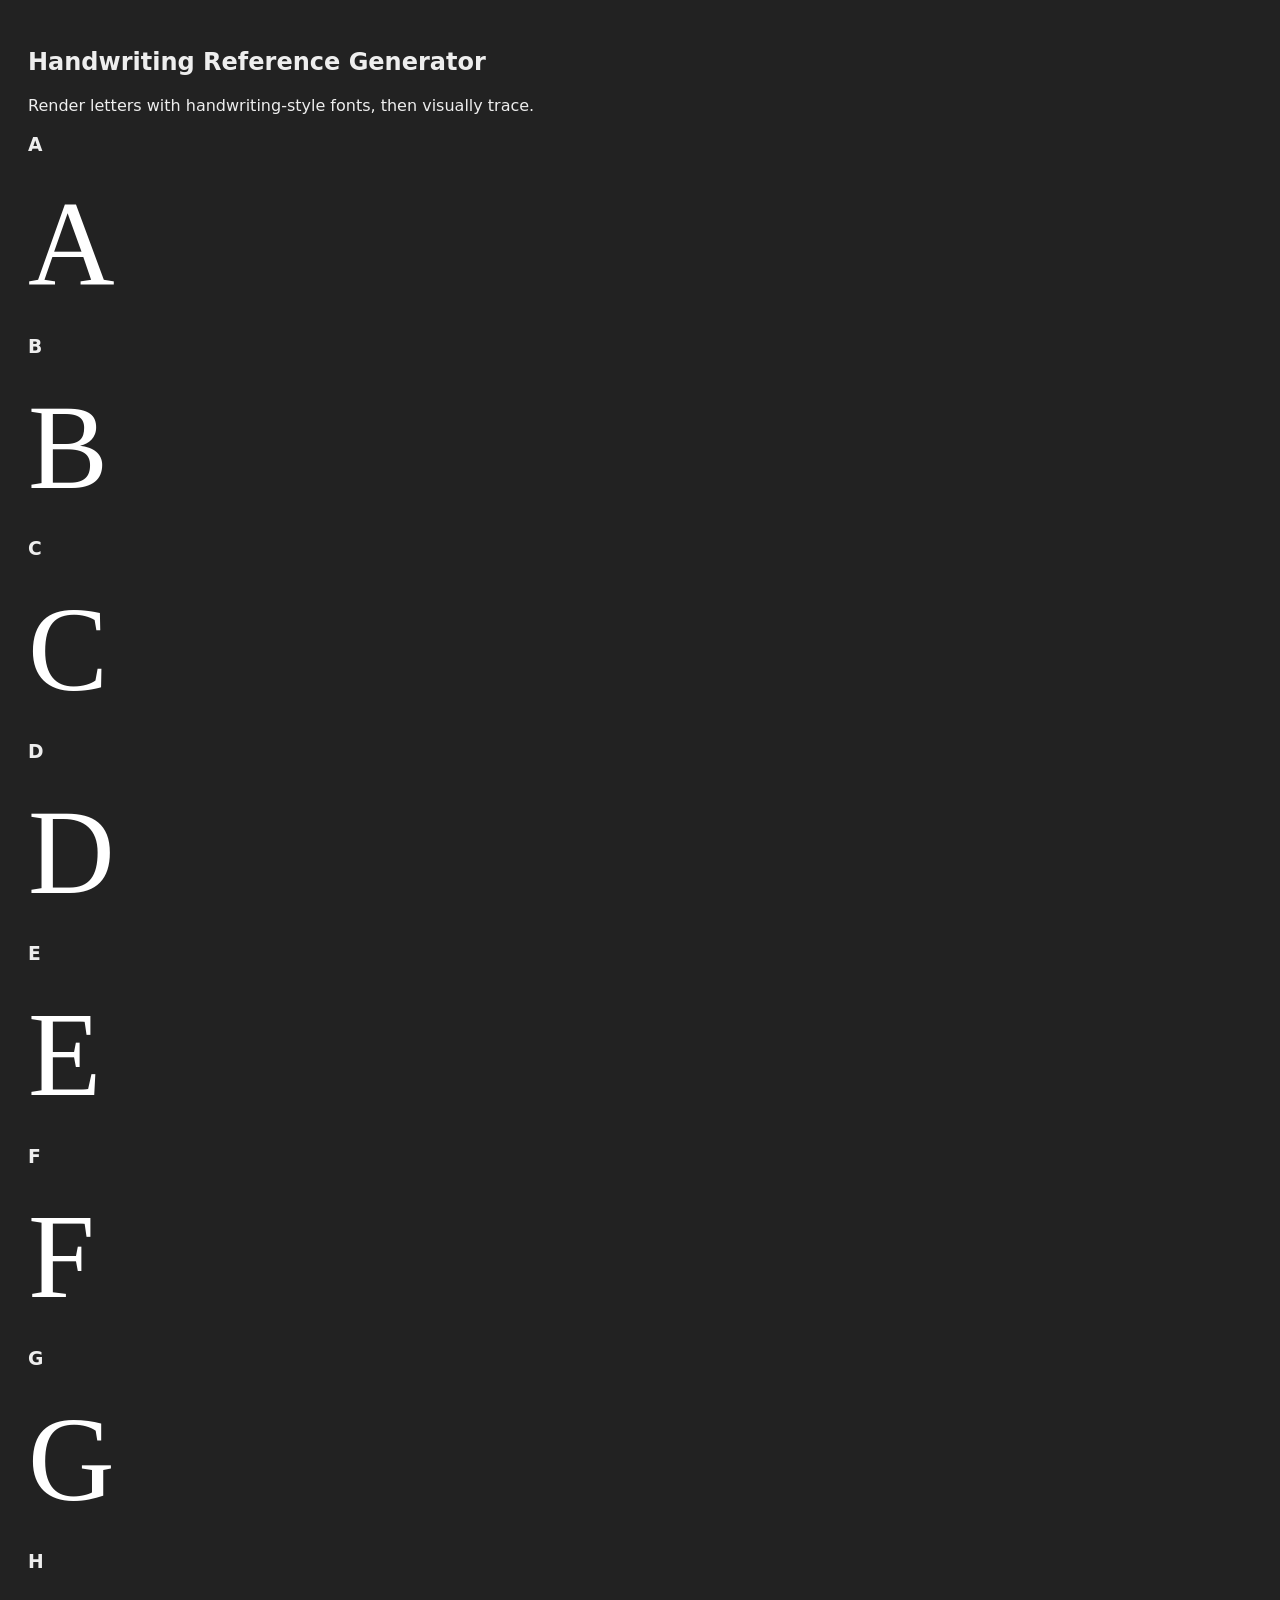
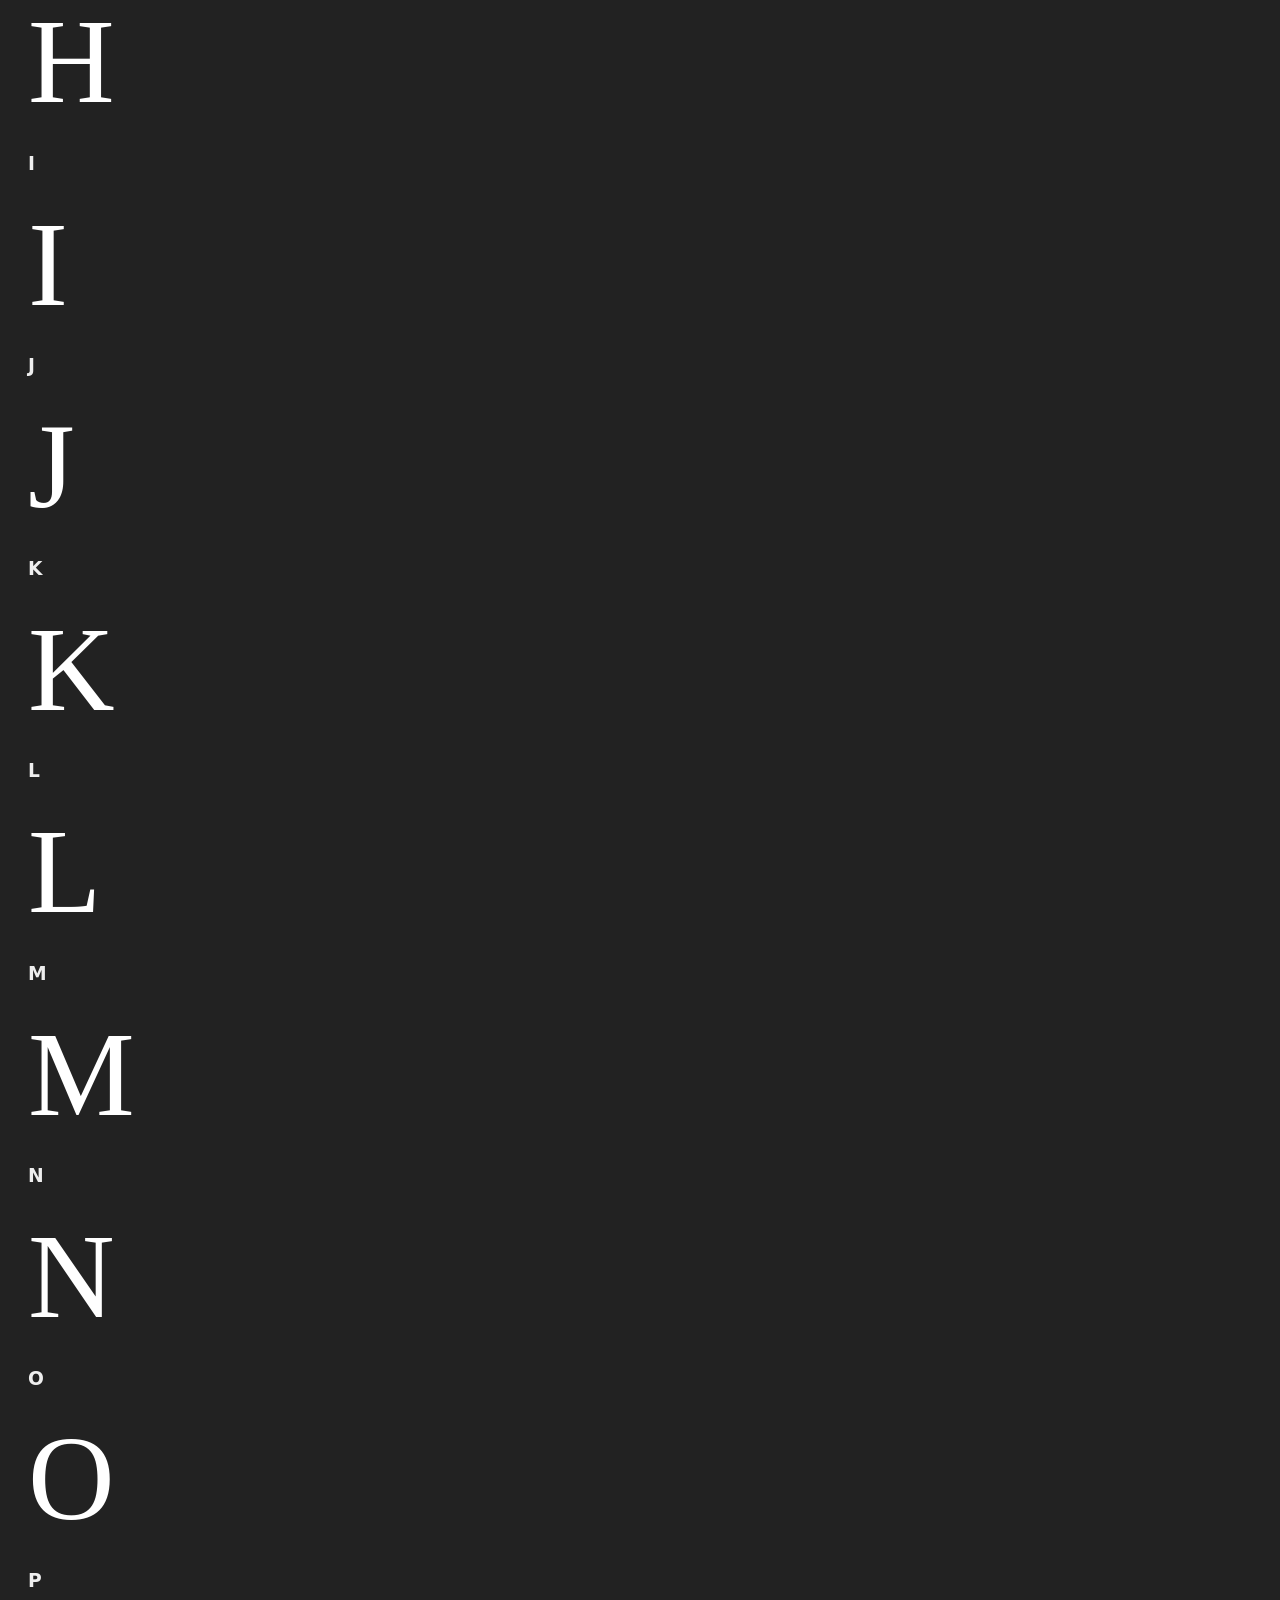
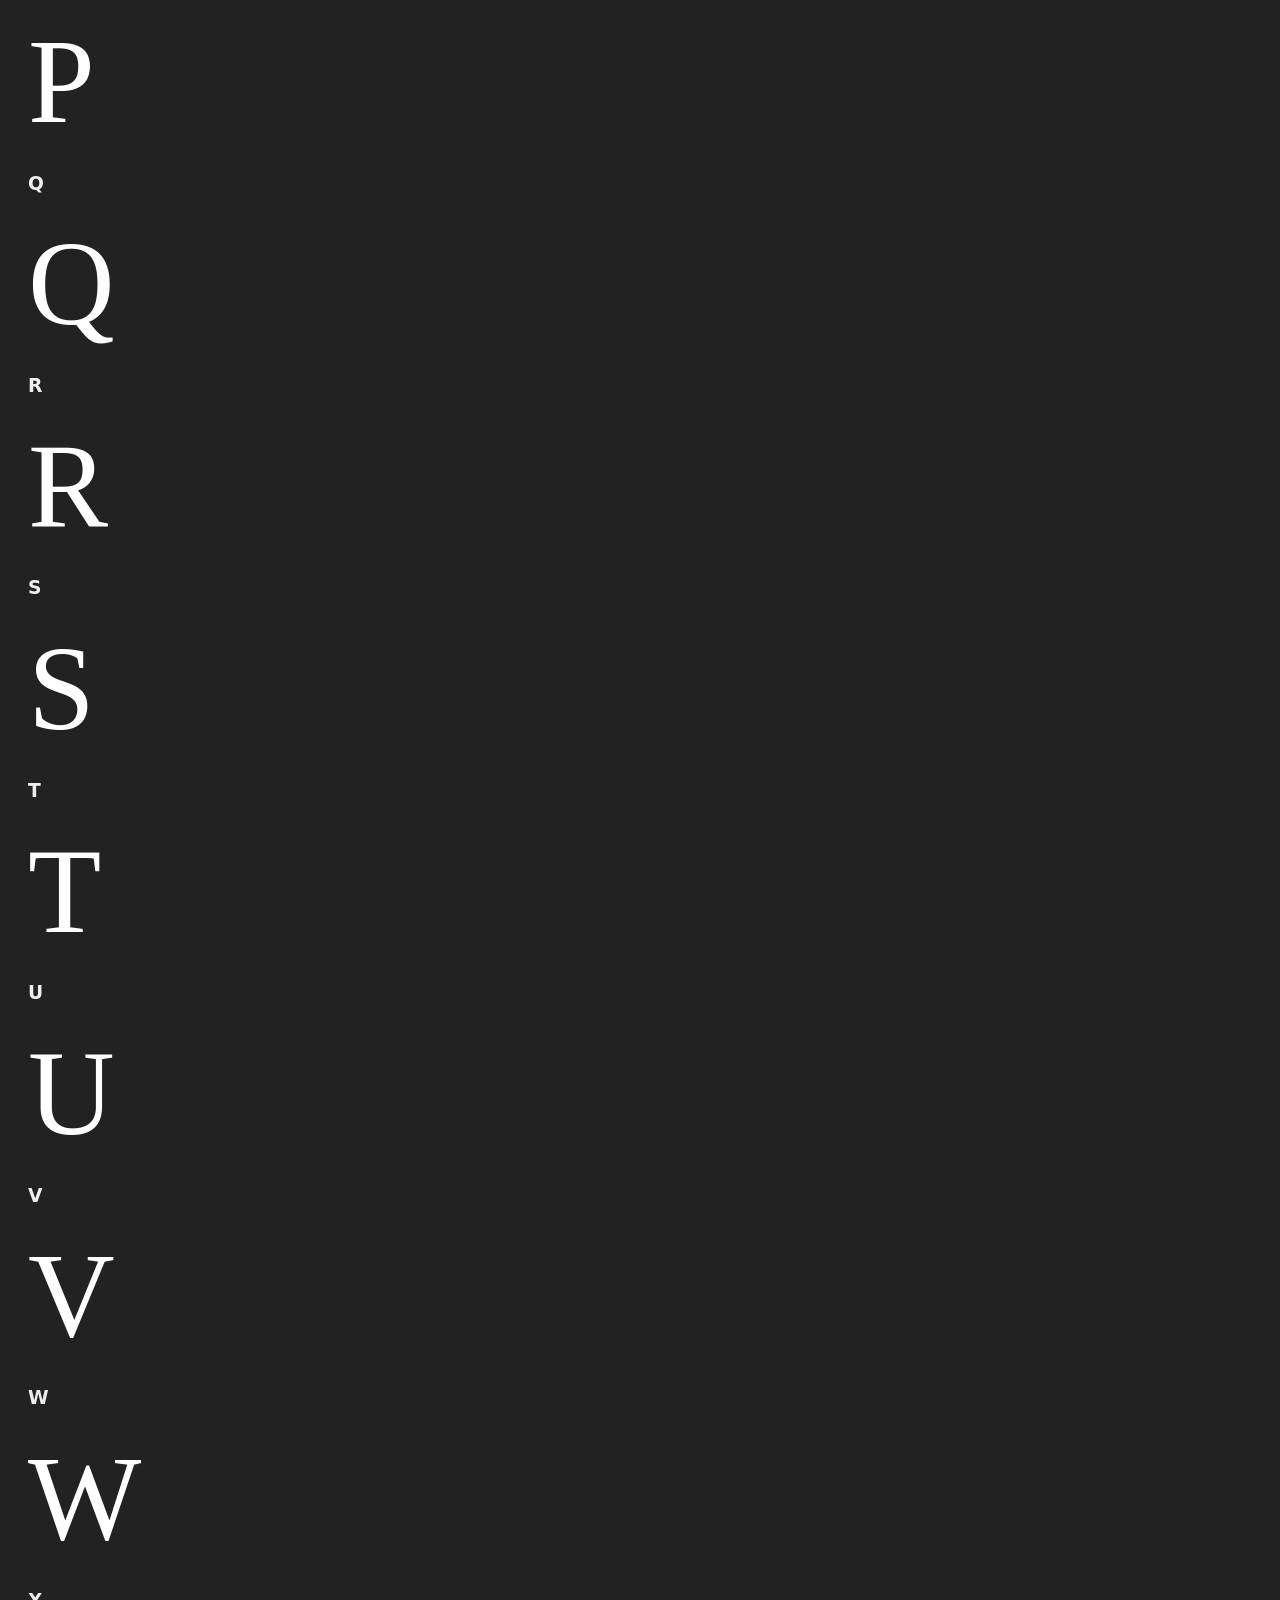
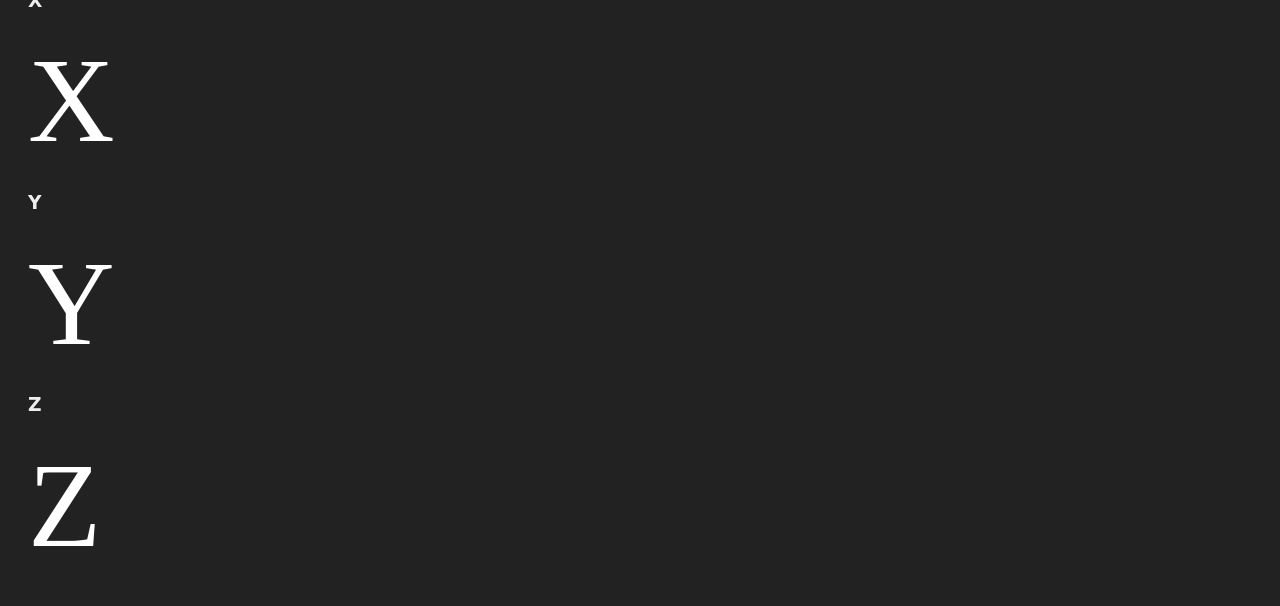
<file: handwriting-ref.html>
<!DOCTYPE html>
<html>
<head><meta charset="utf-8"><style>body{font-family:system-ui;background:#222;color:#eee;padding:20px}</style></head>
<body>
<h2>Handwriting Reference Generator</h2>
<p>Render letters with handwriting-style fonts, then visually trace.</p>
<div id="letters"></div>
<script>
const letters = 'ABCDEFGHIJKLMNOPQRSTUVWXYZ';
const container = document.getElementById('letters');
for (const l of letters) {
    const div = document.createElement('div');
    div.innerHTML = `<h3>${l}</h3><div style="font-family:'Segoe Print','Brush Script MT','Comic Sans MS',cursive;font-size:120px;color:#fff;line-height:1.2">${l}</div>`;
    container.appendChild(div);
}
</script>
</body>
</html>
</file>
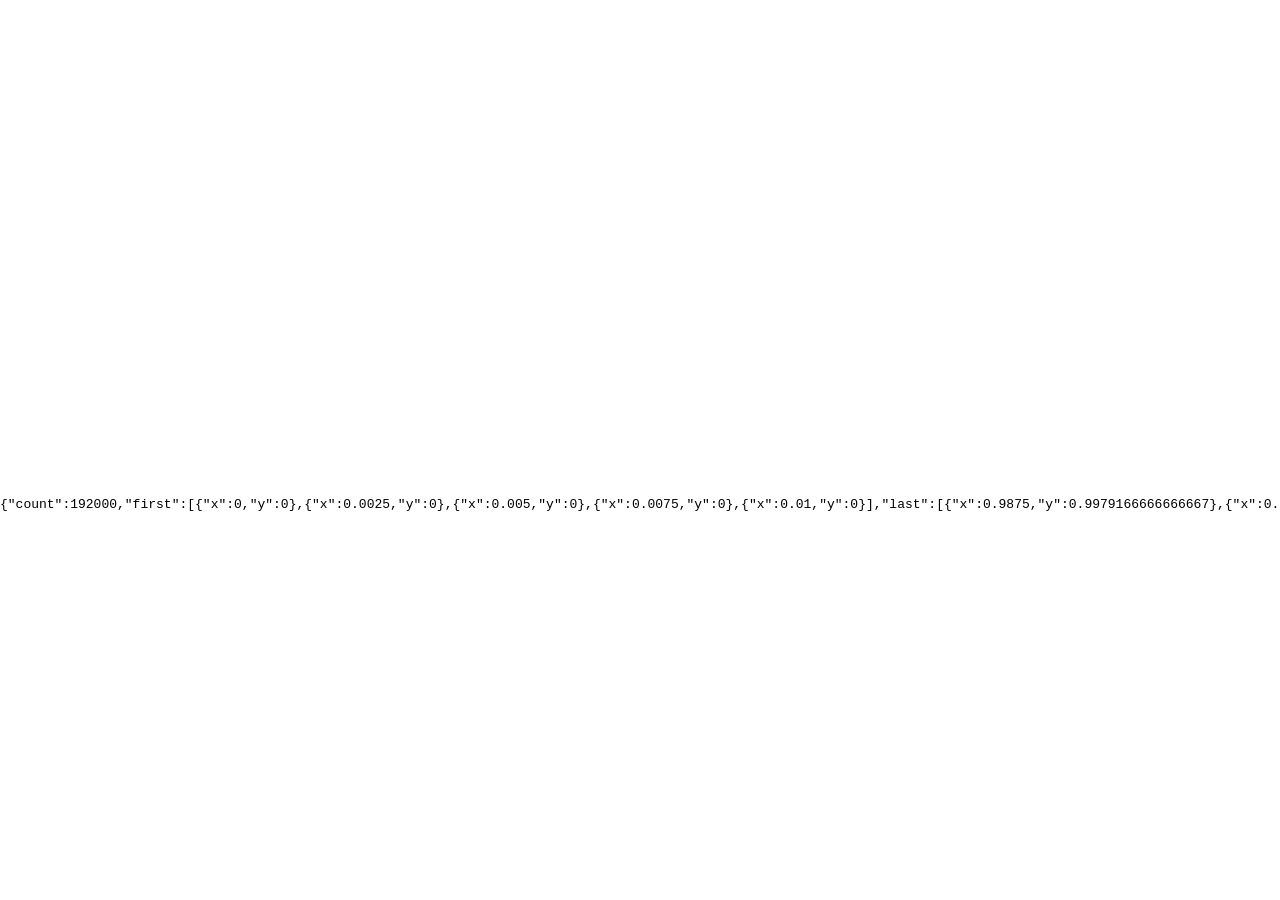
<file: test-path.html>
<!DOCTYPE html>
<html>
<head><meta charset="utf-8"><title>Path Extractor</title>
<style>body{margin:0;overflow:hidden;background:#fff;}</style>
</head>
<body>
<canvas id="c"></canvas>
<script>
const canvas = document.getElementById('c');
const ctx = canvas.getContext('2d');

// Letter dimensions in normalized coordinates
function getLetterPath(letter) {
    // Render the letter large and clear, then trace it
    const w = 400, h = 480;
    canvas.width = w;
    canvas.height = h;
    
    // Clear
    ctx.clearRect(0, 0, w, h);
    
    // Draw bold, clear letter
    ctx.font = 'bold 320px "Comic Sans MS", "Arial Rounded MT Bold", sans-serif';
    ctx.textBaseline = 'middle';
    ctx.textAlign = 'center';
    ctx.fillStyle = '#000';
    ctx.fillText(letter, w/2, h/2 + 20);
    
    // Get pixel data
    const imageData = ctx.getImageData(0, 0, w, h);
    const data = imageData.data;
    
    // Find black pixels
    const points = [];
    for (let y = 0; y < h; y++) {
        for (let x = 0; x < w; x++) {
            const idx = (y * w + x) * 4;
            const r = data[idx];
            if (r < 128) { // black pixel
                points.push({x: x/w, y: y/h});
            }
        }
    }
    return points;
}

// Test
const pts = getLetterPath('A');
console.log = function(msg) {
    document.body.innerHTML += '<pre>' + JSON.stringify(msg) + '</pre>';
};
console.log({count: pts.length, first: pts.slice(0,5), last: pts.slice(-5)});
// Draw bounding box
const minX = Math.min(...pts.map(p=>p.x));
const maxX = Math.max(...pts.map(p=>p.x));
const minY = Math.min(...pts.map(p=>p.y));
const maxY = Math.max(...pts.map(p=>p.y));
document.body.innerHTML += '<pre>Bounds: x:'+minX.toFixed(3)+'-'+maxX.toFixed(3)+' y:'+minY.toFixed(3)+'-'+maxY.toFixed(3)+'</pre>';
</script>
</body>
</html>
</file>
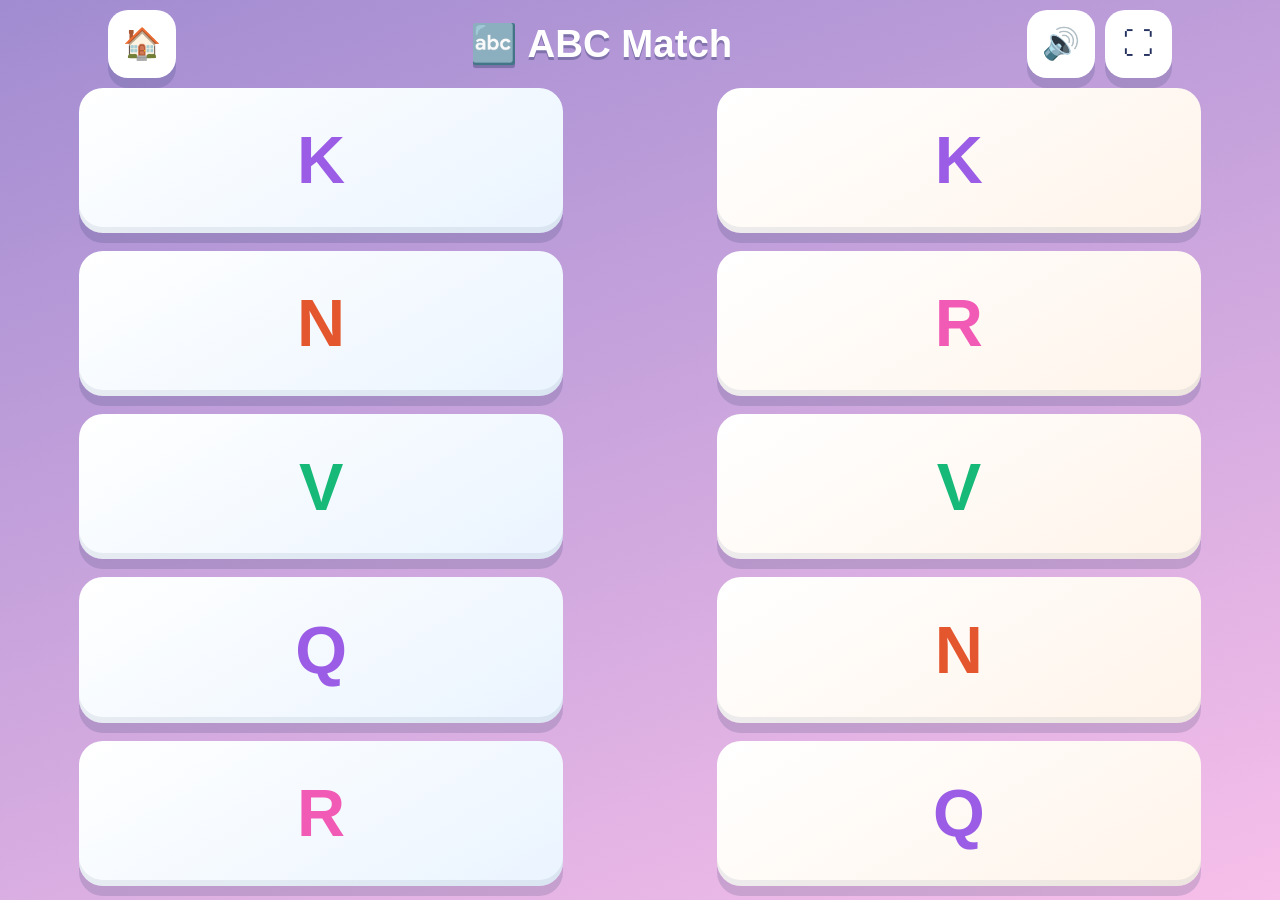
<file: games/abc-match.html>
<!DOCTYPE html>
<html lang="en">
<head>
    <meta charset="UTF-8">
    <meta name="viewport" content="width=device-width, initial-scale=1.0, maximum-scale=1.0, user-scalable=no, viewport-fit=cover">
    <meta name="theme-color" content="#a18cd1">
    <title>ABC Match</title>
    <link rel="stylesheet" href="../css/shared.css">
</head>
<body>
<div class="bubbles" id="bubbles"></div>

<div class="topbar">
    <a class="home-btn" href="../index.html">🏠</a>
    <div class="title">🔤 ABC Match</div>
    <div style="display:flex;gap:10px;">
        <button class="icon-btn" id="soundBtn">🔊</button>
        <button class="icon-btn" id="fsBtn" aria-label="Fullscreen">⛶</button>
    </div>
</div>

<main class="stage">
    <div class="match-board" id="board" style="--pairs:5">
        <div class="col col-left"></div>
        <div class="col col-right"></div>
    </div>
</main>

<svg id="lines"></svg>
<script src="../js/common.js"></script>
<script>
    const LETTERS = "ABCDEFGHIJKLMNOPQRSTUVWXYZ".split("");
    const COLORS = ["#e4572e", "#209ce7", "#17b978", "#9b5de5", "#f15bb5", "#ff9f1c"];
    createMatchGame({
        pool: LETTERS.map(l => ({ id: l })),
        pairsPerRound: 5,
        praise: ["Great job!", "Awesome!", "You did it!", "Super star!"],
        render: item => `<span style="color:${COLORS[item.id.charCodeAt(0) % COLORS.length]}">${item.id}</span>`
    });
</script>
<script src="../js/sound-toggle.js"></script>
<script src="../js/page-init.js"></script>
</body>
</html>
</file>
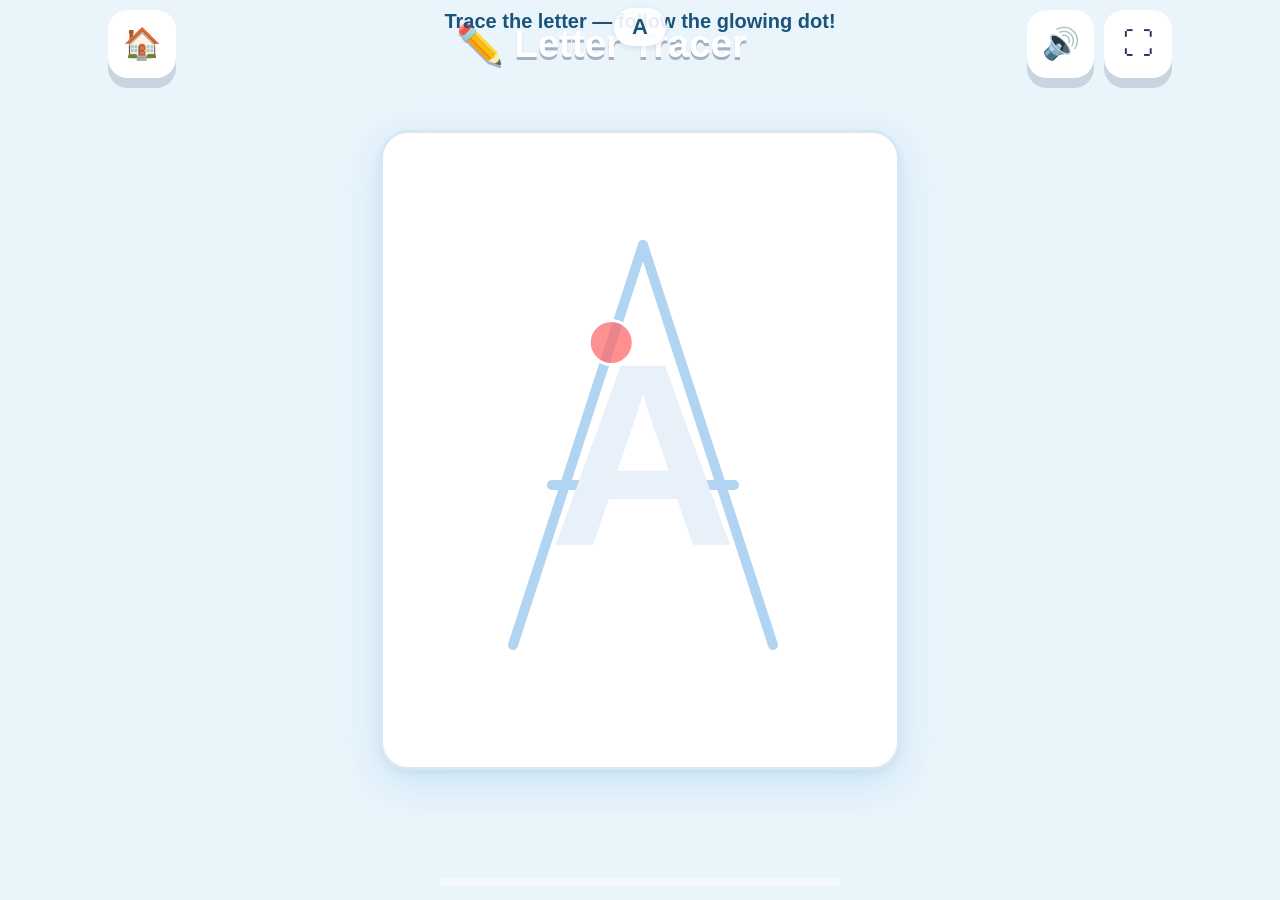
<file: games/alphabet-trace.html>
<!DOCTYPE html>
<html lang="en">
<head>
<meta charset="UTF-8">
<meta name="viewport" content="width=device-width, initial-scale=1.0, maximum-scale=1.0, user-scalable=no, viewport-fit=cover">
<meta name="theme-color" content="#19547b">
<title>Letter Tracer</title>
<link rel="manifest" href="../manifest.webmanifest">
<link rel="icon" href="../icons/favicon.png">
<link rel="apple-touch-icon" href="../icons/favicon.png">
<link rel="stylesheet" href="../css/shared.css">
<style>
body { margin:0; overflow:hidden; background:#eaf4fb; touch-action:none; font-family:'Kalam', 'Segoe Print', cursive, sans-serif; }
.topbar { z-index:20; }
#instruction { position:fixed; top:10px; left:50%; transform:translateX(-50%); color:#19547b; font-weight:bold; font-size:20px; z-index:30; }
#game-container { position:absolute; top:50%; left:50%; transform:translate(-50%,-50%); width:92vw; height:78vh; max-width:520px; max-height:640px; background:#fff; border-radius:28px; box-shadow:0 12px 40px rgba(32,156,231,0.18), 0 3px 10px rgba(0,0,0,0.06); border:3px solid #d6e7f5; overflow:hidden; z-index:10; }
canvas { position:absolute; top:0; left:0; border-radius:28px; touch-action:none; }
#bgCanvas { z-index:1; }
#paintCanvas { z-index:2; }
#animCanvas { z-index:3; pointer-events:none; }
#letterInfo { position:fixed; top:8px; left:50%; transform:translateX(-50%); background:rgba(255,255,255,0.9); padding:6px 18px; border-radius:999px; font-weight:800; font-size:22px; color:#19547b; z-index:40; box-shadow:0 2px 6px rgba(0,0,0,0.1); }
.progress-bar { position:fixed; bottom:14px; left:50%; transform:translateX(-50%); width:80%; max-width:400px; height:8px; background:rgba(255,255,255,0.4); border-radius:4px; overflow:hidden; z-index:30; }
.progress-fill { height:100%; background:linear-gradient(90deg,#209ce7,#17b978); border-radius:4px; width:0%; transition:width 0.3s ease; }
</style>
</head>
<body>
<div class="bubbles" id="bubbles"></div>
<div class="topbar">
  <a class="home-btn" href="../index.html">🏠</a>
  <div class="title">✏️ Letter Tracer</div>
  <div style="display:flex;gap:10px;">
    <button class="icon-btn" id="soundBtn">🔊</button>
    <button class="icon-btn" id="fsBtn">⛶</button>
  </div>
</div>
<div id="letterInfo">A</div>
<div class="progress-bar"><div class="progress-fill" id="progressFill"></div></div>
<div id="instruction">Trace the letter — follow the glowing dot!</div>

<div id="game-container">
  <canvas id="bgCanvas"></canvas>
  <canvas id="paintCanvas"></canvas>
  <canvas id="animCanvas"></canvas>
</div>

<script src="../js/common.js"></script>
<script src="../js/sound-toggle.js"></script>
<script src="../js/page-init.js"></script>
<script>
/* ============================================================
   Letter Tracer — rebuilt using letters.html technique
   - bgCanvas: letter outline drawn with canvas text (Arial)
   - paintCanvas: user tracing with thick stroke
   - animCanvas: glowing dot guide following stroke path
   - Pixel-based mask not needed; we trace freely within letter
============================================================ */

const LETTERS = "ABCDEFGHIJKLMNOPQRSTUVWXYZ".split("");
const WORDS = { A:"Apple", B:"Ball", C:"Cat", D:"Dog", E:"Elephant", F:"Fish", G:"Giraffe", H:"Hat", I:"Ice cream", J:"Jelly", K:"Kite", L:"Lion", M:"Moon", N:"Nest", O:"Octopus", P:"Penguin", Q:"Queen", R:"Rabbit", S:"Sun", T:"Turtle", U:"Umbrella", V:"Violin", W:"Whale", X:"Xylophone", Y:"Yacht", Z:"Zebra" };

const bgCanvas = document.getElementById('bgCanvas');
const bgCtx = bgCanvas.getContext('2d');
const paintCanvas = document.getElementById('paintCanvas');
const paintCtx = paintCanvas.getContext('2d');
const animCanvas = document.getElementById('animCanvas');
const animCtx = animCanvas.getContext('2d');

let currentLetter = 'A';
let strokeIndex = 0; // which stroke we're tracing
let isDrawing = false;
let animProgress = 0;
let animId = null;

// Multi-stroke paths in 400x400 space (match letters.html style); scaled to canvas
const letterStrokes = {
  A: [
    [{x:200,y:70},{x:100,y:320}],                       // left leg
    [{x:200,y:70},{x:300,y:320}],                       // right leg
    [{x:130,y:220},{x:270,y:220}]                       // crossbar
  ],
  B: [
    [{x:100,y:70},{x:100,y:320}],                       // stem
    [{x:100,y:70},{x:240,y:70},{x:240,y:190},{x:100,y:190}], // top loop
    [{x:100,y:190},{x:260,y:190},{x:260,y:320},{x:100,y:320}] // bottom loop
  ],
  C: [
    [{x:300,y:100},{x:180,y:70},{x:100,y:180},{x:100,y:240},{x:180,y:330},{x:300,y:300}]
  ],
  D: [
    [{x:100,y:70},{x:100,y:320}],                       // stem
    [{x:100,y:70},{x:280,y:70},{x:300,y:200},{x:280,y:320},{x:100,y:320}]
  ],
};

function resizeCanvases() {
  const rect = document.getElementById('game-container').getBoundingClientRect();
  const w = Math.round(rect.width);
  const h = Math.round(rect.height);
  [bgCanvas, paintCanvas, animCanvas].forEach(c => { c.width = w; c.height = h; });
  bgCtx.save(); bgCtx.font = 'bold 260px Arial, sans-serif'; bgCtx.textAlign = 'center'; bgCtx.textBaseline = 'middle'; bgCtx.lineWidth = 10; bgCtx.lineJoin = 'round'; bgCtx.lineCap = 'round';
  setupLetter();
}
window.addEventListener('resize', resizeCanvases);

function setupLetter() {
  const w = bgCanvas.width, h = bgCanvas.height;
  bgCtx.clearRect(0,0,w,h);
  bgCtx.save();
  bgCtx.lineJoin = 'round'; bgCtx.lineCap = 'round';
  // Draw faint outline using exact stroke points (so guide and outline match)
  bgCtx.lineWidth = 10;
  bgCtx.strokeStyle = '#b0d4f1';
  const strokes = letterStrokes[currentLetter] || letterStrokes['A'];
  const sx = w / 400, sy = h / 400;
  strokes.forEach(stroke => {
    bgCtx.beginPath();
    bgCtx.moveTo(stroke[0].x * sx, stroke[0].y * sy);
    for (let i = 1; i < stroke.length; i++) bgCtx.lineTo(stroke[i].x * sx, stroke[i].y * sy);
    bgCtx.stroke();
  });
  // Large faint text letter for recognition behind the outline
  bgCtx.font = 'bold 260px Arial, sans-serif'; bgCtx.textAlign = 'center'; bgCtx.textBaseline = 'middle';
  bgCtx.fillStyle = '#e8f0fa'; bgCtx.fillText(currentLetter, w/2, h/2 + 20);
  bgCtx.restore();
  strokeIndex = 0; animProgress = 0;
  startGuideAnimation();
}

function getCurrentStroke(letter, idx) {
  const strokes = letterStrokes[letter] || letterStrokes['A'];
  if (idx >= strokes.length) return strokes[strokes.length - 1];
  return strokes[idx];
}

function getLetterPath(letter, idx) {
  // Return points for current stroke only, scaled to canvas
  const sx = bgCanvas.width / 400, sy = bgCanvas.height / 400;
  const pts = getCurrentStroke(letter, idx === undefined ? 0 : idx).map(p => ({ x: p.x * sx, y: p.y * sy }));
  return pts;
}

function startGuideAnimation() {
  cancelAnimationFrame(animId);
  animProgress = 0;
  const pts = getLetterPath(currentLetter, strokeIndex);
  function animate() {
    animCtx.clearRect(0,0,animCanvas.width,animCanvas.height);
    animProgress += 0.004;
    if (animProgress > 1) animProgress = 0;
    let pt = interpolatePoint(pts, animProgress);
    animCtx.beginPath();
    animCtx.arc(pt.x, pt.y, 22, 0, Math.PI*2);
    animCtx.fillStyle = 'rgba(255,107,107,0.75)';
    animCtx.fill();
    animCtx.strokeStyle = '#fff';
    animCtx.lineWidth = 3;
    animCtx.stroke();
    animId = requestAnimationFrame(animate);
  }
  animate();
}

function interpolatePoint(pts, t) {
  // pts: array of {x,y} objects from getLetterPath
  const idx = Math.min(Math.floor(t * (pts.length - 1)), pts.length - 2);
  const localT = (t * (pts.length - 1)) - idx;
  return {
    x: pts[idx].x + (pts[idx + 1].x - pts[idx].x) * localT,
    y: pts[idx].y + (pts[idx + 1].y - pts[idx].y) * localT
  };
}

function getCanvasPos(e) {
  const rect = paintCanvas.getBoundingClientRect();
  const cx = e.clientX || (e.touches && e.touches[0] && e.touches[0].clientX) || 0;
  const cy = e.clientY || (e.touches && e.touches[0] && e.touches[0].clientY) || 0;
  return { x: cx - rect.left, y: cy - rect.top };
}

paintCanvas.addEventListener('pointerdown', (e) => {
  isDrawing = true;
  paintCtx.beginPath();
  paintCtx.lineWidth = 36;
  paintCtx.lineCap = 'round';
  paintCtx.lineJoin = 'round';
  paintCtx.strokeStyle = '#ffbb00';
  const p = getCanvasPos(e);
  paintCtx.moveTo(p.x, p.y);
});

paintCanvas.addEventListener('pointermove', (e) => {
  if (!isDrawing) return;
  e.preventDefault();
  const p = getCanvasPos(e);
  paintCtx.lineTo(p.x, p.y);
  paintCtx.stroke();
});

window.addEventListener('pointerup', () => {
  if (!isDrawing) return;
  isDrawing = false;
  // Advance to next stroke only after user lifts; one at a time
  strokeIndex++;
  const strokes = letterStrokes[currentLetter] || letterStrokes['A'];
  if (strokeIndex >= strokes.length) {
    cancelAnimationFrame(animId);
    animCtx.clearRect(0,0,animCanvas.width,animCanvas.height);
    setTimeout(() => {
      // Next letter / reset for demo — clear paint and restart
      changeLetter(currentLetter);
    }, 600);
  } else {
    // Clear only the guide for next stroke; keep drawn paint visible
    startGuideAnimation();
  }
});

function changeLetter(letter) {
  currentLetter = letter;
  document.getElementById('letterInfo').textContent = letter;
  document.getElementById('instruction').textContent = 'Trace the letter — follow the glowing dot!';
  paintCtx.clearRect(0,0,paintCanvas.width,paintCanvas.height);
  setupLetter();
  strokeIndex = 0; // reset to first stroke
}

// Init
resizeCanvases();
changeLetter('A');
</script>
</body>
</html>
</file>
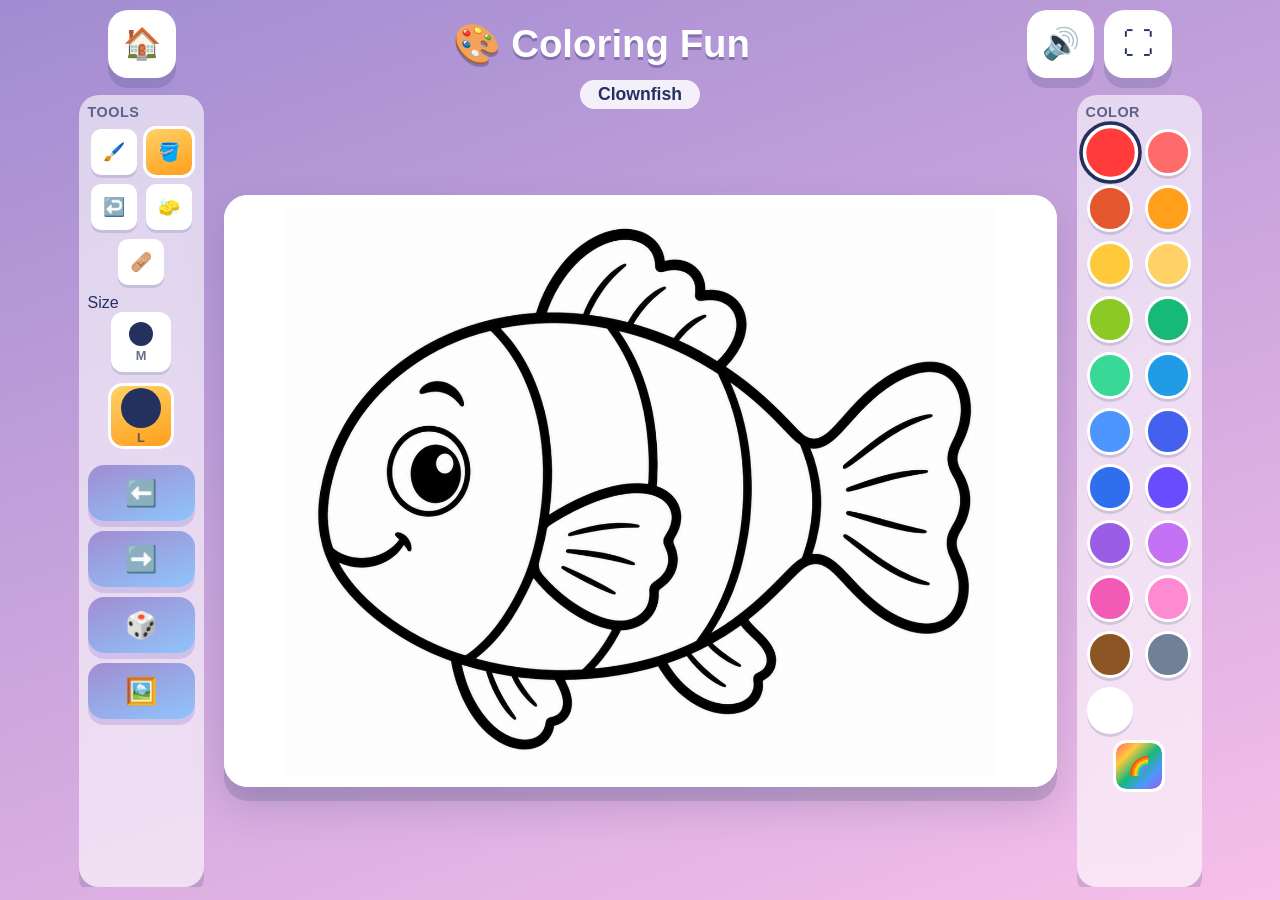
<file: games/coloring.html>
<!DOCTYPE html>
<html lang="en">
<head>
    <meta charset="UTF-8">
    <meta name="viewport" content="width=device-width, initial-scale=1.0, maximum-scale=1.0, user-scalable=no, viewport-fit=cover">
    <meta name="theme-color" content="#a18cd1">
    <title>Coloring Fun</title>
    <link rel="manifest" href="../manifest.webmanifest">
    <link rel="icon" href="../icons/favicon.png">
    <link rel="apple-touch-icon" href="../icons/favicon.png">
    <link rel="stylesheet" href="../css/shared.css">
    <style>
        main.stage {
            flex-direction: row;
            align-items: stretch;
            padding: clamp(10px, 1.5vh, 20px);
            gap: clamp(12px, 2vw, 20px);
        }

        .pic-name {
            position: absolute;
            top: calc(max(10px, env(safe-area-inset-top)) + clamp(48px, 8vh, 70px));
            left: 50%;
            transform: translateX(-50%);
            background: rgba(255, 255, 255, 0.85);
            padding: 4px 18px;
            border-radius: 999px;
            font-weight: 800;
            font-size: clamp(0.8rem, 2vh, 1.1rem);
            z-index: 10;
            color: var(--ink);
        }

        .canvas-wrap {
            flex: 1;
            min-width: 0;
            min-height: 0;
            display: grid;
            place-items: center;
        }

        #paint {
            max-width: 100%;
            max-height: 100%;
            width: 100%;
            aspect-ratio: 900 / 640;
            border-radius: 24px;
            background: #fff;
            box-shadow: 0 14px 0 rgba(36, 49, 94, 0.16), 0 20px 40px rgba(36, 49, 94, 0.18);
            touch-action: none;
        }

        .side-panel {
            width: clamp(90px, 11vw, 125px); /* narrow enough to stay in-tab */
            flex-shrink: 0;
            display: flex;
            flex-direction: column;
            gap: clamp(6px, 1vh, 12px);
            /* horizontal scroll only when content overflows (device-dependent) */
            overflow-x: auto;
            -webkit-overflow-scrolling: touch;
            scrollbar-width: none; /* Firefox: hide scrollbar */
        }
        .side-panel::-webkit-scrollbar { display: none; } /* Chrome/Safari */

        .panel {
            flex: 1;
            min-height: 0;
            background: rgba(255, 255, 255, 0.6);
            -webkit-backdrop-filter: blur(8px);
            backdrop-filter: blur(8px);
            border-radius: 20px;
            padding: clamp(6px, 1vh, 10px);
            box-shadow: var(--shadow);
            display: flex;
            flex-direction: column;
            overflow-y: auto;
            -webkit-overflow-scrolling: touch;
            scrollbar-width: none; /* Firefox */
        }
        .panel::-webkit-scrollbar { display: none; } /* Chrome/Safari */

        .panel-title {
            font-size: clamp(0.7rem, 1.8vh, 0.9rem);
            font-weight: 800;
            color: var(--ink);
            opacity: 0.7;
            margin-bottom: clamp(6px, 1vh, 10px);
            text-transform: uppercase;
            letter-spacing: 0.5px;
        }

        .palette {
            display: grid;
            grid-template-columns: repeat(2, 1fr);
            gap: clamp(6px, 1vh, 10px);
            justify-content: center;
            width: 100%;
        }

        .swatch {
            width: clamp(32px, 5.2vh, 48px);
            height: clamp(32px, 5.2vh, 48px);
            border-radius: 50%;
            border: 3px solid #fff;
            box-shadow: 0 3px 0 rgba(36, 49, 94, 0.16);
            cursor: pointer;
            outline: 3px solid transparent;
            transition: transform 0.12s, outline-color 0.1s;
            margin: 0 auto;
        }

        .swatch.selected {
            transform: scale(1.18);
            outline-color: var(--ink);
        }

        .sizes {
            display: flex;
            flex-direction: row;
            gap: clamp(8px, 2vh, 14px);
            justify-content: center;
            flex-wrap: wrap;
            min-width: 100%;
        }

        .size-label {
            font-size: clamp(0.6rem, 1.5vh, 0.8rem);
            font-weight: 800;
            color: var(--ink);
            opacity: 0.7;
        }

        .size-btn {
            width: clamp(46px, 7.5vh, 60px);
            height: clamp(46px, 7.5vh, 60px);
            border: none;
            border-radius: 12px;
            background: #fff;
            box-shadow: 0 3px 0 rgba(36, 49, 94, 0.14);
            display: flex;
            flex-direction: column;
            align-items: center;
            justify-content: center;
            gap: 2px;
            cursor: pointer;
            transition: transform 0.1s, background 0.1s;
        }

        .size-btn:active { transform: translateY(2px); }

        .size-dot {
            display: block;
            border-radius: 50%;
            background: var(--ink);
        }

        .size-btn.active {
            background: linear-gradient(160deg, #ffd166, #ff9f1c);
            outline: 3px solid #fff;
        }

        .tools {
            display: flex;
            flex-direction: column;
            gap: clamp(6px, 1vh, 10px);
        }

        .tool-row {
            display: flex;
            gap: clamp(6px, 1vh, 10px);
            flex-wrap: wrap;
            justify-content: center;
        }

        .tool {
            width: clamp(34px, 5.5vh, 46px);
            height: clamp(34px, 5.5vh, 46px);
            border: none;
            border-radius: 10px;
            background: #fff;
            box-shadow: 0 3px 0 rgba(36, 49, 94, 0.14);
            font-size: clamp(14px, 2.2vh, 18px);
            display: grid;
            place-items: center;
            cursor: pointer;
            transition: transform 0.1s;
        }

        .tool:active { transform: translateY(2px); }

        .tool.active {
            background: linear-gradient(160deg, #ffd166, #ff9f1c);
            outline: 3px solid #fff;
        }

        #toolRainbow.active {
            background: linear-gradient(135deg, #ff6b6b, #ffc93c, #17b978, #4d96ff, #9b5de5);
            outline: 3px solid #fff;
        }

        #rubberBtn.active {
            background: linear-gradient(160deg, #a18cd1, #c471f5);
            outline: 3px solid #fff;
        }

        .rainbow-row {
            display: flex;
            justify-content: center;
            margin-top: clamp(6px, 1vh, 10px);
        }

        .tool-row {
            display: flex;
            gap: clamp(6px, 1vh, 10px);
            flex-wrap: wrap;
            justify-content: center;
        }

        .nav-row {
            display: flex;
            flex-direction: column;
            gap: clamp(6px, 1.2vh, 10px);
            margin-top: clamp(6px, 1.2vh, 10px);
        }

        .nav-btn {
            width: 100%;
            max-width: 140px;
            height: clamp(48px, 7.5vh, 56px);
            margin: 0 auto;
            border: none;
            border-radius: 16px;
            background: linear-gradient(160deg, #a18cd1, #8ec5fc);
            color: #fff;
            font-size: clamp(20px, 4vh, 26px);
            font-weight: 800;
            box-shadow: 0 6px 0 rgba(161, 140, 209, 0.35);
            cursor: pointer;
            transition: transform 0.1s;
            display: flex;
            align-items: center;
            justify-content: center;
        }

        .nav-btn:active { transform: translateY(3px); }

        @media (orientation: portrait) {
            main.stage { flex-direction: column; }
            .side-panel { width: 100%; flex-direction: row; flex-wrap: wrap; }
            .panel { width: 100%; }
            .sizes-row .sizes { flex-direction: row; }
            #paint { max-height: 100%; max-width: 100%; }
        }
    </style>
</head>
<body>
<div class="bubbles" id="bubbles"></div>

<div class="topbar">
    <a class="home-btn" href="../index.html">🏠</a>
    <div class="title">🎨 Coloring Fun</div>
    <div style="display:flex;gap:10px;">
        <button class="icon-btn" id="soundBtn">🔊</button>
        <button class="icon-btn" id="fsBtn" aria-label="Fullscreen">⛶</button>
    </div>
</div>

<span class="pic-name" id="picName">Dog</span>

<main class="stage">
    <!-- LEFT PANEL: Tools -->
    <aside class="side-panel">
        <div class="panel">
            <div class="panel-title">Tools</div>
            <div class="tools">
                <div class="tool-row">
                    <button class="tool" id="toolBrush" title="Brush">🖌️</button>
                    <button class="tool active" id="toolFill" title="Fill (bucket)">🪣</button>
                </div>
                <div class="tool-row">
                    <button class="tool" id="undoBtn" title="Undo">↩️</button>
                    <button class="tool" id="clearBtn" title="Clear coloring">🧽</button>
                </div>
                <div class="tool-row">
                    <button class="tool" id="rubberBtn" title="Eraser">🩹</button>
                    
                </div>
                <div class="sizes-row">
                    <span class="sizes-label">Size</span>
                    <div class="sizes" id="sizes"></div>
                </div>
                <div class="nav-row">
                    <button class="nav-btn" id="prevBtn" title="Previous picture">⬅️</button>
                    <button class="nav-btn" id="nextBtn" title="Next picture">➡️</button>
                    <button class="nav-btn" id="randomBtn" title="Random picture">🎲</button>
                    <button class="nav-btn" id="selectPicture" title="Select Picture">🖼️</button>
                </div>
            </div>
        </div>
    </aside>

    <div class="canvas-wrap">
        <canvas id="paint" aria-label="coloring canvas"></canvas>
    </div>

    <!-- RIGHT PANEL: Colors -->
    <aside class="side-panel">
        <div class="panel">
            <div class="panel-title">Color</div>
            <div class="palette" id="palette"></div>
            <div class="rainbow-row">
                <button class="tool active" id="toolRainbow" title="Rainbow mode">🌈</button>
            </div>
        </div>
    </aside>
</main>

<script src="../js/common.js"></script>
<script src="../js/coloring-data.js"></script>
<script src="../js/coloring.js"></script>
<script src="../js/sound-toggle.js"></script>
<script src="../js/page-init.js"></script>
</body>
</html>
</file>
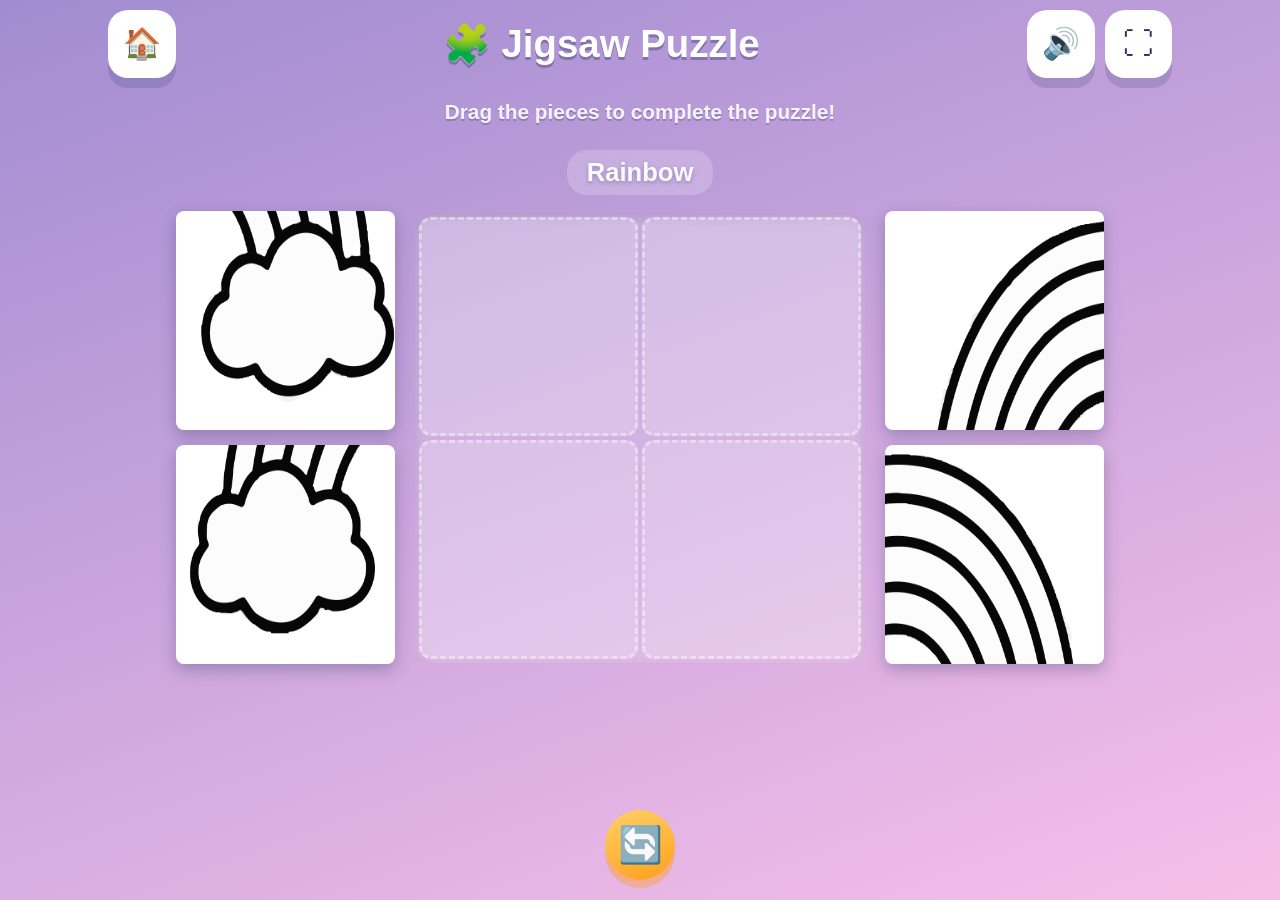
<file: games/jigsaw-puzzle.html>
<!DOCTYPE html>
<html lang="en">
<head>
    <meta charset="UTF-8">
    <meta name="viewport" content="width=device-width, initial-scale=1.0, maximum-scale=1.0, user-scalable=no, viewport-fit=cover">
    <meta name="theme-color" content="#fbc2eb">
    <title>Jigsaw Puzzle</title>
    <link rel="manifest" href="../manifest.webmanifest">
    <link rel="icon" href="../icons/favicon.png">
    <link rel="apple-touch-icon" href="../icons/favicon.png">
    <link rel="stylesheet" href="../css/shared.css">
    <style>
        .topbar { z-index: 20; }
        main.stage {
            padding: clamp(10px, 2vh, 20px);
            display: flex;
            flex-direction: column;
            align-items: center;
            gap: clamp(12px, 2vh, 20px);
            position: relative;
        }

        .hint-text {
            text-align: center;
            font-size: clamp(1rem, 2.5vh, 1.3rem);
            font-weight: 700;
            color: rgba(255,255,255,0.9);
            text-shadow: 0 2px 0 rgba(36,49,94,0.25);
            margin-bottom: 8px;
        }

        .puzzle-container {
            position: relative;
            width: clamp(280px, 60vw, 450px);
            height: clamp(280px, 60vw, 450px);
            margin: 0 auto;
        }

        .puzzle-grid {
            position: absolute;
            inset: 0;
            display: grid;
            grid-template-columns: repeat(2, 1fr);
            grid-template-rows: repeat(2, 1fr);
            gap: 4px;
            background: rgba(255,255,255,0.15);
            border-radius: 20px;
            padding: 4px;
            box-shadow: inset 0 4px 12px rgba(0,0,0,0.1);
        }

        .puzzle-slot {
            border: 3px dashed rgba(255,255,255,0.4);
            border-radius: 12px;
            background: rgba(255,255,255,0.2);
            position: relative;
            transition: background 0.2s;
        }

        .puzzle-slot.filled {
            border-color: rgba(23,185,120,0.5);
            background: rgba(23,185,120,0.15);
        }

        .puzzle-piece {
            position: absolute;
            cursor: grab;
            touch-action: none;
            border-radius: 8px;
            box-shadow: 0 6px 16px rgba(36,49,94,0.3);
            transition: transform 0.3s ease, box-shadow 0.3s ease;
            z-index: 10;
        }

        .puzzle-piece:active {
            cursor: grabbing;
        }

        .puzzle-piece.dragging {
            z-index: 1000;
            transform: scale(1.05);
            box-shadow: 0 12px 24px rgba(36,49,94,0.4);
        }

        .puzzle-piece.placed {
            cursor: default;
            pointer-events: none;
            box-shadow: none;
            z-index: 5;
        }

        .puzzle-piece.wrong {
            animation: shake 0.3s ease;
        }

        @keyframes shake {
            0%, 100% { transform: translateX(0); }
            25% { transform: translateX(-8px); }
            75% { transform: translateX(8px); }
        }

        .puzzle-name {
            text-align: center;
            font-size: clamp(1.2rem, 3vh, 1.6rem);
            font-weight: 800;
            color: rgba(255,255,255,0.95);
            text-shadow: 0 2px 4px rgba(36,49,94,0.3);
            padding: 8px 20px;
            background: rgba(255,255,255,0.2);
            border-radius: 20px;
            backdrop-filter: blur(8px);
        }

        .next-puzzle-btn {
            position: fixed;
            bottom: max(20px, env(safe-area-inset-bottom) + 20px);
            left: 50%;
            transform: translateX(-50%);
            width: clamp(56px, 10vh, 70px);
            height: clamp(56px, 10vh, 70px);
            border: none;
            border-radius: 50%;
            background: linear-gradient(160deg, #ffd166, #ff9f1c);
            color: #fff;
            font-size: clamp(28px, 5vh, 36px);
            box-shadow: 0 8px 0 rgba(255,159,28,0.4);
            cursor: pointer;
            z-index: 20;
            transition: transform 0.1s;
            display: flex;
            align-items: center;
            justify-content: center;
        }

        .next-puzzle-btn:active {
            transform: translateX(-50%) translateY(4px);
            box-shadow: 0 4px 0 rgba(255,159,28,0.4);
        }
    </style>
</head>
<body>
<div class="bubbles" id="bubbles"></div>
<div class="topbar">
    <a class="home-btn" href="../index.html">🏠</a>
    <div class="title">🧩 Jigsaw Puzzle</div>
    <div style="display:flex;gap:10px;">
        <button class="icon-btn" id="soundBtn">🔊</button>
        <button class="icon-btn" id="fsBtn" aria-label="Fullscreen">⛶</button>
    </div>
</div>
<main class="stage">
    <p class="hint-text">Drag the pieces to complete the puzzle!</p>
    <div class="puzzle-name" id="puzzleName">Loading...</div>
    <div class="puzzle-container" id="puzzleContainer">
        <div class="puzzle-grid" id="puzzleGrid">
            <div class="puzzle-slot" data-position="0"></div>
            <div class="puzzle-slot" data-position="1"></div>
            <div class="puzzle-slot" data-position="2"></div>
            <div class="puzzle-slot" data-position="3"></div>
        </div>
    </div>
</main>
<button class="next-puzzle-btn" id="nextPuzzleBtn" title="New Puzzle">🔄</button>
<script src="../js/common.js"></script>
<script src="../js/sound-toggle.js"></script>
<script src="../js/page-init.js"></script>
<script>
const PUZZLE_IMAGES = [
    { name: "Lion Cub", src: "../img/lion-cub.png" },
    { name: "Bear Cub", src: "../img/bear-cub.png" },
    { name: "Cat", src: "../img/cat.png" },
    { name: "Turtle", src: "../img/turtle.png" },
    { name: "Clownfish", src: "../img/clownfish.png" },
    { name: "Flower", src: "../img/flower.png" },
    { name: "Car", src: "../img/car.png" },
    { name: "Airplane", src: "../img/airplane.png" },
    { name: "Rocket", src: "../img/rocket.png" },
    { name: "Sun", src: "../img/sun.png" },
    { name: "Star", src: "../img/star.png" },
    { name: "Rainbow", src: "../img/rainbow.png" }
];

let currentPuzzle = null;
let currentImageIndex = 0;
let pieces = [];
let draggedPiece = null;
let dragData = null;
let placedCount = 0;

function shuffle(arr) {
    const shuffled = [...arr];
    for (let i = shuffled.length - 1; i > 0; i--) {
        const j = Math.floor(Math.random() * (i + 1));
        [shuffled[i], shuffled[j]] = [shuffled[j], shuffled[i]];
    }
    return shuffled;
}

function getRandomPosition(containerWidth, containerHeight, pieceWidth, pieceHeight, gridRect, containerRect, index) {
    // Position 2 pieces on left, 2 on right, outside the grid
    const margin = 20;
    const spacing = 15;

    // Calculate grid edges relative to container
    const gridLeft = gridRect.left - containerRect.left;
    const gridRight = gridRect.right - containerRect.left;
    const gridTop = gridRect.top - containerRect.top;
    const gridHeight = gridRect.height;

    // Vertical centering: start pieces centered relative to grid height
    const startY = gridTop + (gridHeight / 2) - pieceHeight - spacing / 2;

    if (index < 2) {
        // Left side - 2 pieces stacked vertically
        return {
            x: gridLeft - pieceWidth - margin,
            y: startY + (index * (pieceHeight + spacing))
        };
    } else {
        // Right side - 2 pieces stacked vertically
        return {
            x: gridRight + margin,
            y: startY + ((index - 2) * (pieceHeight + spacing))
        };
    }
}

function createPuzzle(imageData) {
    const container = document.getElementById("puzzleContainer");
    const grid = document.getElementById("puzzleGrid");

    // Clear existing pieces
    pieces.forEach(p => p.element.remove());
    pieces = [];
    placedCount = 0;

    // Reset slots
    document.querySelectorAll(".puzzle-slot").forEach(slot => {
        slot.classList.remove("filled");
    });

    // Get container dimensions
    const containerRect = container.getBoundingClientRect();
    const gridRect = grid.getBoundingClientRect();

    // Calculate piece size (half of grid cell size)
    const pieceWidth = (gridRect.width - 12) / 2; // account for gap and padding
    const pieceHeight = (gridRect.height - 12) / 2;

    // Load image and create pieces
    const img = new Image();
    img.onload = () => {
        const imgWidth = img.width;
        const imgHeight = img.height;

        // Calculate grid slot positions relative to container
        const gridLeft = gridRect.left - containerRect.left;
        const gridTop = gridRect.top - containerRect.top;

        // Create 4 pieces (2x2 grid)
        const positions = shuffle([0, 1, 2, 3]);

        positions.forEach((correctPos, index) => {
            const canvas = document.createElement("canvas");
            canvas.className = "puzzle-piece";
            canvas.width = pieceWidth;
            canvas.height = pieceHeight;

            const ctx = canvas.getContext("2d");

            // Calculate which quadrant to draw
            const col = correctPos % 2;
            const row = Math.floor(correctPos / 2);

            // Draw the appropriate quadrant of the image
            const sx = (imgWidth / 2) * col;
            const sy = (imgHeight / 2) * row;
            const sw = imgWidth / 2;
            const sh = imgHeight / 2;

            ctx.drawImage(img, sx, sy, sw, sh, 0, 0, pieceWidth, pieceHeight);

            // Position pieces neatly to the right of the grid
            const randomPos = getRandomPosition(
                containerRect.width,
                containerRect.height,
                pieceWidth,
                pieceHeight,
                gridRect,
                containerRect,
                index
            );

            canvas.style.width = pieceWidth + "px";
            canvas.style.height = pieceHeight + "px";
            canvas.style.left = randomPos.x + "px";
            canvas.style.top = randomPos.y + "px";

            // Store piece data
            const piece = {
                element: canvas,
                correctPosition: correctPos,
                currentX: randomPos.x,
                currentY: randomPos.y,
                placed: false
            };
            pieces.push(piece);

            // Add drag handlers
            canvas.addEventListener("pointerdown", onDragStart);

            container.appendChild(canvas);
        });
    };

    img.src = imageData.src;
    document.getElementById("puzzleName").textContent = imageData.name;
}

function onDragStart(e) {
    const canvas = e.currentTarget;
    const piece = pieces.find(p => p.element === canvas);

    if (piece.placed) return;

    e.preventDefault();

    draggedPiece = piece;
    piece.element.classList.add("dragging");

    const rect = piece.element.getBoundingClientRect();
    const containerRect = document.getElementById("puzzleContainer").getBoundingClientRect();

    dragData = {
        offsetX: e.clientX - rect.left,
        offsetY: e.clientY - rect.top,
        containerLeft: containerRect.left,
        containerTop: containerRect.top
    };

    try { piece.element.setPointerCapture(e.pointerId); } catch {}

    TotAudio.tap();

    document.addEventListener("pointermove", onDragMove);
    document.addEventListener("pointerup", onDragEnd);
    document.addEventListener("pointercancel", onDragEnd);
}

function onDragMove(e) {
    if (!draggedPiece || !dragData) return;
    e.preventDefault();

    const containerRect = document.getElementById("puzzleContainer").getBoundingClientRect();

    const x = e.clientX - containerRect.left - dragData.offsetX;
    const y = e.clientY - containerRect.top - dragData.offsetY;

    draggedPiece.element.style.left = x + "px";
    draggedPiece.element.style.top = y + "px";
    draggedPiece.currentX = x;
    draggedPiece.currentY = y;
}

function onDragEnd(e) {
    if (!draggedPiece || !dragData) return;
    e.preventDefault();

    document.removeEventListener("pointermove", onDragMove);
    document.removeEventListener("pointerup", onDragEnd);
    document.removeEventListener("pointercancel", onDragEnd);

    try { draggedPiece.element.releasePointerCapture(e.pointerId); } catch {}

    draggedPiece.element.classList.remove("dragging");

    // Check if piece is near correct slot
    const slots = document.querySelectorAll(".puzzle-slot");
    const correctSlot = slots[draggedPiece.correctPosition];
    const slotRect = correctSlot.getBoundingClientRect();
    const containerRect = document.getElementById("puzzleContainer").getBoundingClientRect();

    // Calculate piece center
    const pieceRect = draggedPiece.element.getBoundingClientRect();
    const pieceCenterX = pieceRect.left + pieceRect.width / 2;
    const pieceCenterY = pieceRect.top + pieceRect.height / 2;

    // Calculate slot center
    const slotCenterX = slotRect.left + slotRect.width / 2;
    const slotCenterY = slotRect.top + slotRect.height / 2;

    // Calculate distance
    const distance = Math.hypot(pieceCenterX - slotCenterX, pieceCenterY - slotCenterY);

    // Snap threshold (larger = easier for toddlers)
    const snapThreshold = 80;

    if (distance < snapThreshold) {
        // Correct placement - snap to slot
        snapToSlot(draggedPiece, correctSlot, containerRect);
    } else {
        // Wrong placement - subtle feedback
        draggedPiece.element.classList.add("wrong");
        setTimeout(() => draggedPiece.element.classList.remove("wrong"), 300);
    }

    draggedPiece = null;
    dragData = null;
}

function snapToSlot(piece, slot, containerRect) {
    const slotRect = slot.getBoundingClientRect();

    // Position piece exactly in the slot
    const x = slotRect.left - containerRect.left;
    const y = slotRect.top - containerRect.top;

    piece.element.style.left = x + "px";
    piece.element.style.top = y + "px";
    piece.element.classList.add("placed");
    piece.placed = true;

    slot.classList.add("filled");

    TotAudio.match();
    placedCount++;

    // Check if puzzle is complete
    if (placedCount === 4) {
        setTimeout(() => {
            TotAudio.win();
            confetti(2000);
            bigMessage("Amazing! 🎉");

            // Load next puzzle after celebration
            setTimeout(() => {
                currentImageIndex = (currentImageIndex + 1) % PUZZLE_IMAGES.length;
                createPuzzle(PUZZLE_IMAGES[currentImageIndex]);
            }, 2000);
        }, 300);
    }
}

// Initialize with random puzzle
currentImageIndex = Math.floor(Math.random() * PUZZLE_IMAGES.length);
createPuzzle(PUZZLE_IMAGES[currentImageIndex]);

// Next puzzle button
document.getElementById("nextPuzzleBtn").addEventListener("click", () => {
    TotAudio.tap();
    // Pick a random puzzle (different from current one)
    let newIndex;
    do {
        newIndex = Math.floor(Math.random() * PUZZLE_IMAGES.length);
    } while (newIndex === currentImageIndex && PUZZLE_IMAGES.length > 1);

    currentImageIndex = newIndex;
    createPuzzle(PUZZLE_IMAGES[currentImageIndex]);
});
</script>
</body>
</html>
</file>
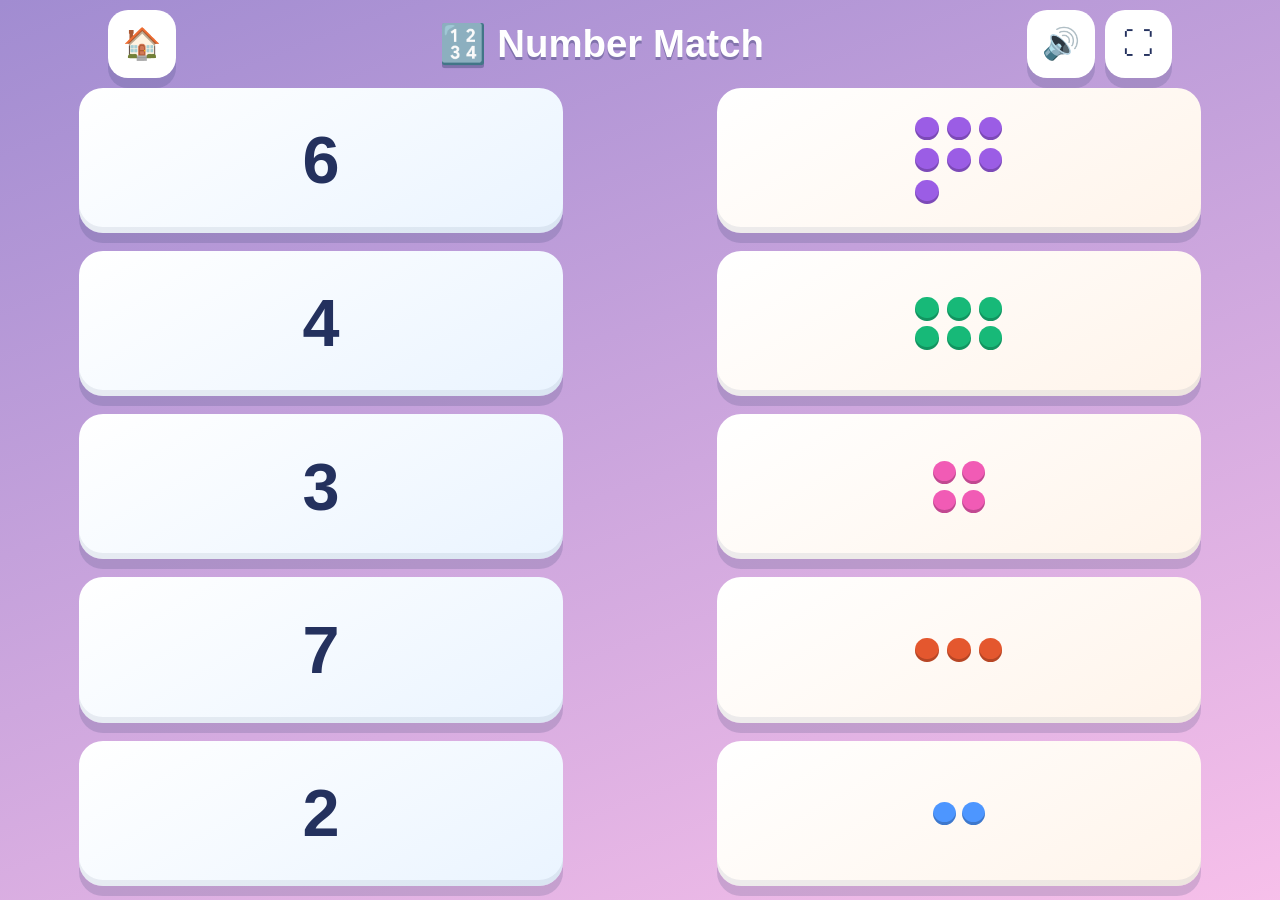
<file: games/number-match.html>
<!DOCTYPE html>
<html lang="en">
<head>
    <meta charset="UTF-8">
    <meta name="viewport" content="width=device-width, initial-scale=1.0, maximum-scale=1.0, user-scalable=no, viewport-fit=cover">
    <meta name="theme-color" content="#a18cd1">
    <title>Number Match</title>
    <link rel="stylesheet" href="../css/shared.css">
</head>
<body>
<div class="bubbles" id="bubbles"></div>

<div class="topbar">
    <a class="home-btn" href="../index.html">🏠</a>
    <div class="title">🔢 Number Match</div>
    <div style="display:flex;gap:10px;">
        <button class="icon-btn" id="soundBtn">🔊</button>
        <button class="icon-btn" id="fsBtn" aria-label="Fullscreen">⛶</button>
    </div>
</div>

<main class="stage">
    <div class="match-board" id="board" style="--pairs:5">
        <div class="col col-left"></div>
        <div class="col col-right"></div>
    </div>
</main>

<svg id="lines"></svg>
<script src="../js/common.js"></script>
<script>
    const DOT_COLORS = ["#9b5de5", "#4d96ff", "#e4572e", "#f15bb5", "#ff9f1c", "#17b978"];
    createMatchGame({
        pool: [1, 2, 3, 4, 5, 6, 7].map(n => ({ id: "n" + n, num: n })),
        pairsPerRound: 5,
        praise: ["Well done!", "Brilliant!", "Amazing!", "Perfect!"],
        render: (item, side) => {
            if (side === "left") return item.num;
            const c = DOT_COLORS[(item.num - 1) % DOT_COLORS.length];
            let dots = "";
            for (let i = 0; i < item.num; i++) dots += `<span style="background:${c}"></span>`;
            const cols = item.num <= 3 ? item.num : Math.ceil(item.num / Math.ceil(item.num / 3));
            return `<div class="dots" style="grid-template-columns:repeat(${cols}, auto)">${dots}</div>`;
        }
    });
</script>
<script src="../js/sound-toggle.js"></script>
<script src="../js/page-init.js"></script>
</body>
</html>
</file>
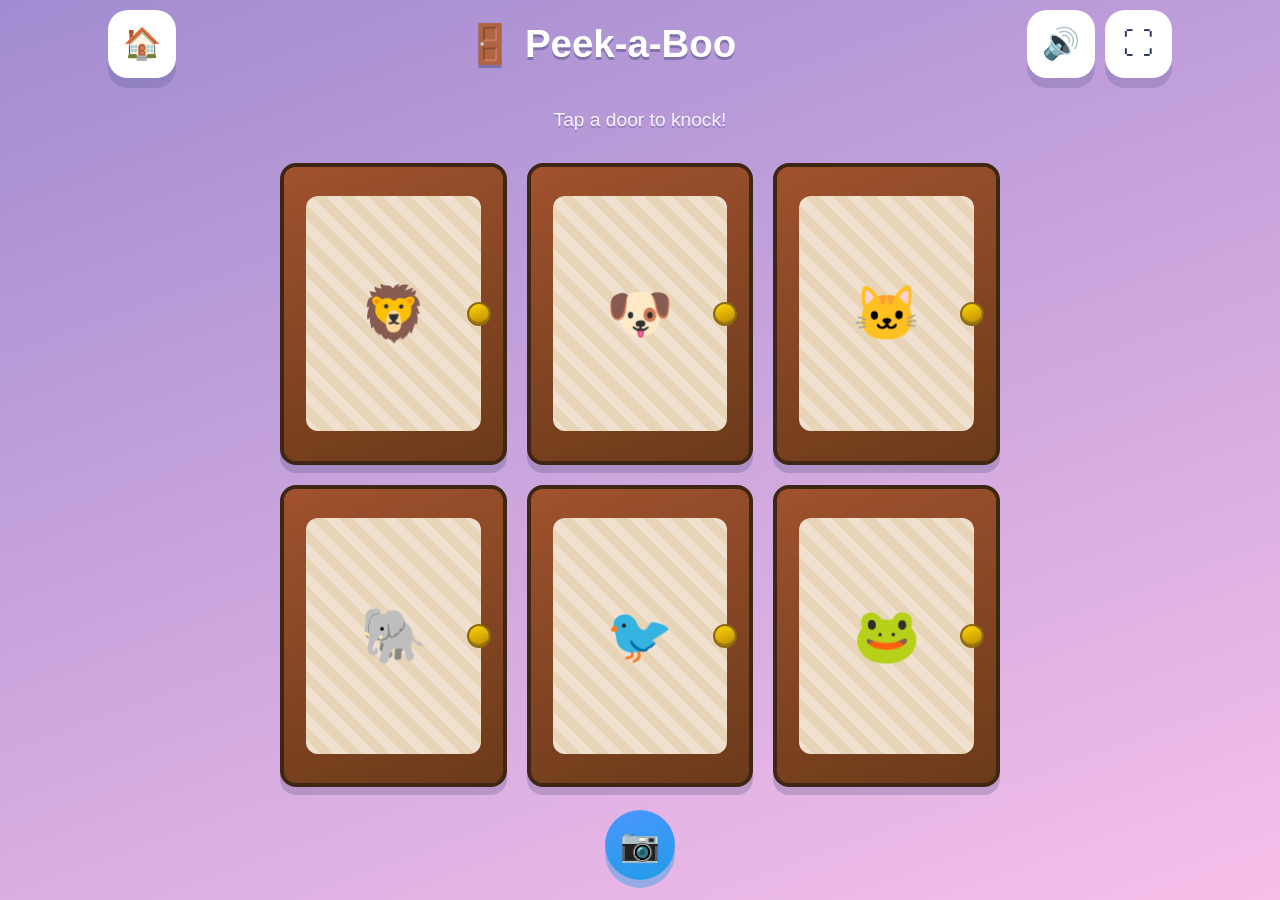
<file: games/peekaboo.html>
<!DOCTYPE html>
<html lang="en">
<head>
    <meta charset="UTF-8">
    <meta name="viewport" content="width=device-width, initial-scale=1.0, maximum-scale=1.0, user-scalable=no, viewport-fit=cover">
    <meta name="theme-color" content="#a1c4fd">
    <title>Peek-a-Boo</title>
    <link rel="manifest" href="../manifest.webmanifest">
    <link rel="icon" href="../icons/favicon.png">
    <link rel="apple-touch-icon" href="../icons/favicon.png">
    <link rel="stylesheet" href="../css/shared.css">
    <style>
        .topbar { z-index: 20; }
        main.stage { padding: clamp(16px, 3vh, 30px); gap: clamp(16px, 3vh, 24px); }
        .doors-grid { display: grid; grid-template-columns: repeat(3, 1fr); gap: clamp(12px, 2.5vw, 20px); width: 100%; max-width: 720px; margin: 0 auto; }
        .door-container { perspective: 1000px; }
        .door { position: relative; width: 100%; aspect-ratio: 3/4; border-radius: 16px; background: linear-gradient(160deg, #8b5a2b, #5d3a1a); box-shadow: 0 8px 0 rgba(36,49,94,0.2), inset 0 -4px 0 rgba(0,0,0,0.2); cursor: pointer; touch-action: none; transform-style: preserve-3d; transition: transform 0.5s cubic-bezier(0.4,0,0.2,1); border: 4px solid #3d2614; }
        .door.open { transform: rotateY(-160deg); pointer-events: none; }
        .door.knocking { animation: knock 0.3s ease; }
        @keyframes knock { 0%,100%{transform:translateX(0);} 25%{transform:translateX(-8px);} 75%{transform:translateX(8px);} }
        .door-face { position: absolute; inset: 0; border-radius: 12px; background: linear-gradient(160deg, #a0522d, #6b3a1a); display: flex; align-items: center; justify-content: center; backface-visibility: hidden; }
        .door-face.back { transform: rotateY(180deg); background: linear-gradient(160deg, #f5e6cc, #e8d5b7); }
        .door-knob { position: absolute; top: 50%; right: 12px; transform: translateY(-50%); width: 24px; height: 24px; border-radius: 50%; background: linear-gradient(160deg, #ffd700, #b8860b); border: 2px solid #8b6914; box-shadow: inset 0 -2px 0 rgba(0,0,0,0.2); }
        .door-content { width: 80%; height: 80%; border-radius: 12px; object-fit: cover; background: #fff; box-shadow: 0 4px 0 rgba(0,0,0,0.1); }
        .door-placeholder { width: 80%; height: 80%; border-radius: 12px; background: repeating-linear-gradient(45deg, #f0e0d0, #f0e0d0 10px, #e8d5b7 10px, #e8d5b7 20px); display: flex; align-items: center; justify-content: center; font-size: clamp(2rem, 6vh, 3.5rem); }
        .custom-photo-input { display: none; }
        .add-photo-btn { position: fixed; bottom: max(20px, env(safe-area-inset-bottom) + 20px); left: 50%; transform: translateX(-50%); width: clamp(56px, 10vh, 70px); height: clamp(56px, 10vh, 70px); border: none; border-radius: 50%; background: linear-gradient(160deg, #4d96ff, #209ce7); color: #fff; font-size: clamp(24px, 4vh, 32px); box-shadow: 0 8px 0 rgba(32,156,231,0.4); cursor: pointer; z-index: 20; transition: transform 0.1s; }
        .add-photo-btn:active { transform: translateX(-50%) scale(0.95); }
        .hint { text-align: center; font-size: clamp(1rem, 2.5vh, 1.2rem); color: rgba(255,255,255,0.9); text-shadow: 0 2px 0 rgba(36,49,94,0.25); margin-bottom: 8px; }
    </style>
</head>
<body>
<div class="bubbles" id="bubbles"></div>
<div class="topbar">
    <a class="home-btn" href="../index.html">🏠</a>
    <div class="title">🚪 Peek-a-Boo</div>
    <div style="display:flex;gap:10px;">
        <button class="icon-btn" id="soundBtn">🔊</button>
        <button class="icon-btn" id="fsBtn" aria-label="Fullscreen">⛶</button>
    </div>
</div>
<main class="stage">
    <p class="hint">Tap a door to knock!</p>
    <div class="doors-grid" id="doorsGrid"></div>
</main>
<button class="add-photo-btn" id="addPhotoBtn" title="Add family photo">📷</button>
<input type="file" class="custom-photo-input" id="photoInput" accept="image/*" multiple>
<script src="../js/common.js"></script>
<script src="../js/sound-toggle.js"></script>
<script src="../js/page-init.js"></script>
<script>
const DOOR_DEFAULTS = [
    { name: "Lion", emoji: "🦁", sound: "roar", emojiFallback: "🦁" },
    { name: "Dog", emoji: "🐶", sound: "bark", emojiFallback: "🐶" },
    { name: "Cat", emoji: "🐱", sound: "meow", emojiFallback: "🐱" },
    { name: "Elephant", emoji: "🐘", sound: "trumpet", emojiFallback: "🐘" },
    { name: "Bird", emoji: "🐦", sound: "chirp", emojiFallback: "🐦" },
    { name: "Frog", emoji: "🐸", sound: "ribbit", emojiFallback: "🐸" }
];

let doors = [];
let customPhotos = [];

function loadPhotos() {
    const stored = localStorage.getItem("peekaboo_photos");
    if (stored) {
        try { customPhotos = JSON.parse(stored); } catch { customPhotos = []; }
    }
}

function savePhotos() {
    localStorage.setItem("peekaboo_photos", JSON.stringify(customPhotos));
}

function createDoor(item, index) {
    const container = document.createElement("div");
    container.className = "door-container";

    const door = document.createElement("div");
    door.className = "door";
    door.dataset.index = index;

    const front = document.createElement("div");
    front.className = "door-face front";
    front.innerHTML = `<div class="door-knob"></div><div class="door-placeholder">${item.emoji}</div>`;

    const back = document.createElement("div");
    back.className = "door-face back";
    let contentHtml = "";
    if (item.photo) {
        contentHtml = `<img class="door-content" src="${item.photo}" alt="${item.name}">`;
    } else {
        contentHtml = `<div class="door-placeholder">${item.emojiFallback}</div>`;
    }
    back.innerHTML = contentHtml;

    door.appendChild(front);
    door.appendChild(back);
    container.appendChild(door);

    door.addEventListener("pointerdown", () => knockDoor(door, item));
    return container;
}

function knockDoor(door, item) {
    if (door.classList.contains("open")) return;
    door.classList.add("knocking");
    TotAudio.tap();
    speak("Knock knock!");

    setTimeout(() => {
        door.classList.remove("knocking");
        door.classList.add("open");
        playSound(item.sound);
        speak(item.name + " says hello!");
        confetti(1000);
        setTimeout(() => {
            door.classList.remove("open");
        }, 3000);
    }, 400);
}

function playSound(type) {
    if (TotAudio.isMuted()) return;
    const ctx = TotAudio.unlock();
    if (!ctx) return;
    const o = ctx.createOscillator();
    const g = ctx.createGain();
    o.connect(g).connect(ctx.destination);

    if (type === "roar") {
        o.type = "sawtooth"; o.frequency.setValueAtTime(80, ctx.currentTime);
        g.gain.setValueAtTime(0.3, ctx.currentTime); g.gain.exponentialRampToValueAtTime(0.01, ctx.currentTime + 1);
        o.start(); o.stop(ctx.currentTime + 1);
    } else if (type === "bark") {
        o.type = "square"; o.frequency.setValueAtTime(300, ctx.currentTime);
        g.gain.setValueAtTime(0.2, ctx.currentTime); g.gain.exponentialRampToValueAtTime(0.01, ctx.currentTime + 0.3);
        o.start(); o.stop(ctx.currentTime + 0.3);
        setTimeout(() => { const o2 = ctx.createOscillator(); const g2 = ctx.createGain(); o2.type="square"; o2.frequency.value=250; o2.connect(g2).connect(ctx.destination); g2.gain.value=0.2; g2.gain.exponentialRampToValueAtTime(0.01, ctx.currentTime+0.3); o2.start(); o2.stop(ctx.currentTime+0.3); }, 150);
    } else if (type === "meow") {
        o.type = "sine"; o.frequency.setValueAtTime(400, ctx.currentTime);
        g.gain.setValueAtTime(0.2, ctx.currentTime); g.gain.exponentialRampToValueAtTime(0.01, ctx.currentTime+0.5);
        o.frequency.exponentialRampToValueAtTime(600, ctx.currentTime+0.3);
        o.start(); o.stop(ctx.currentTime+0.5);
    } else if (type === "trumpet") {
        o.type = "triangle"; o.frequency.setValueAtTime(200, ctx.currentTime);
        g.gain.setValueAtTime(0.25, ctx.currentTime); g.gain.exponentialRampToValueAtTime(0.01, ctx.currentTime+0.8);
        o.frequency.exponentialRampToValueAtTime(400, ctx.currentTime+0.4);
        o.start(); o.stop(ctx.currentTime+0.8);
    } else if (type === "chirp") {
        o.type = "sine"; o.frequency.setValueAtTime(1200, ctx.currentTime);
        g.gain.setValueAtTime(0.15, ctx.currentTime); g.gain.exponentialRampToValueAtTime(0.01, ctx.currentTime+0.2);
        o.frequency.exponentialRampToValueAtTime(1800, ctx.currentTime+0.1);
        o.start(); o.stop(ctx.currentTime+0.2);
        setTimeout(() => { const o2=ctx.createOscillator(); const g2=ctx.createGain(); o2.type="sine"; o2.frequency.value=1500; o2.connect(g2).connect(ctx.destination); g2.gain.value=0.15; g2.gain.exponentialRampToValueAtTime(0.01, ctx.currentTime+0.2); o2.start(); o2.stop(ctx.currentTime+0.2); }, 250);
    } else if (type === "ribbit") {
        o.type = "square"; o.frequency.setValueAtTime(150, ctx.currentTime);
        g.gain.setValueAtTime(0.2, ctx.currentTime); g.gain.exponentialRampToValueAtTime(0.01, ctx.currentTime+0.3);
        o.start(); o.stop(ctx.currentTime+0.3);
        setTimeout(() => { const o2=ctx.createOscillator(); const g2=ctx.createGgain(); o2.type="square"; o2.frequency.value=120; o2.connect(g2).connect(ctx.destination); g2.gain.value=0.2; g2.gain.exponentialRampToValueAtTime(0.01, ctx.currentTime+0.3); o2.start(); o2.stop(ctx.currentTime+0.3); }, 200);
    }
}

function speak(text) {
    if (!TotAudio.isMuted() && "speechSynthesis" in window) {
        const u = new SpeechSynthesisUtterance(text);
        u.rate = 0.9; u.pitch = 1.1;
        speechSynthesis.cancel(); speechSynthesis.speak(u);
    }
}

function initDoors() {
    const grid = document.getElementById("doorsGrid");
    grid.innerHTML = "";
    DOOR_DEFAULTS.forEach((item, i) => {
        const saved = customPhotos[i];
        const doorItem = { ...item, photo: saved };
        grid.appendChild(createDoor(doorItem, i));
    });
}

document.getElementById("addPhotoBtn").addEventListener("click", () => {
    document.getElementById("photoInput").click();
});

document.getElementById("photoInput").addEventListener("change", (e) => {
    const files = Array.from(e.target.files);
    files.forEach((file, i) => {
        if (file.type.startsWith("image/")) {
            const reader = new FileReader();
            reader.onload = (ev) => {
                const idx = customPhotos.length % 6;
                customPhotos[idx] = ev.target.result;
                savePhotos();
                initDoors();
            };
            reader.readAsDataURL(file);
        }
    });
    e.target.value = "";
});

loadPhotos();
initDoors();
</script>
</body>
</html>
</file>
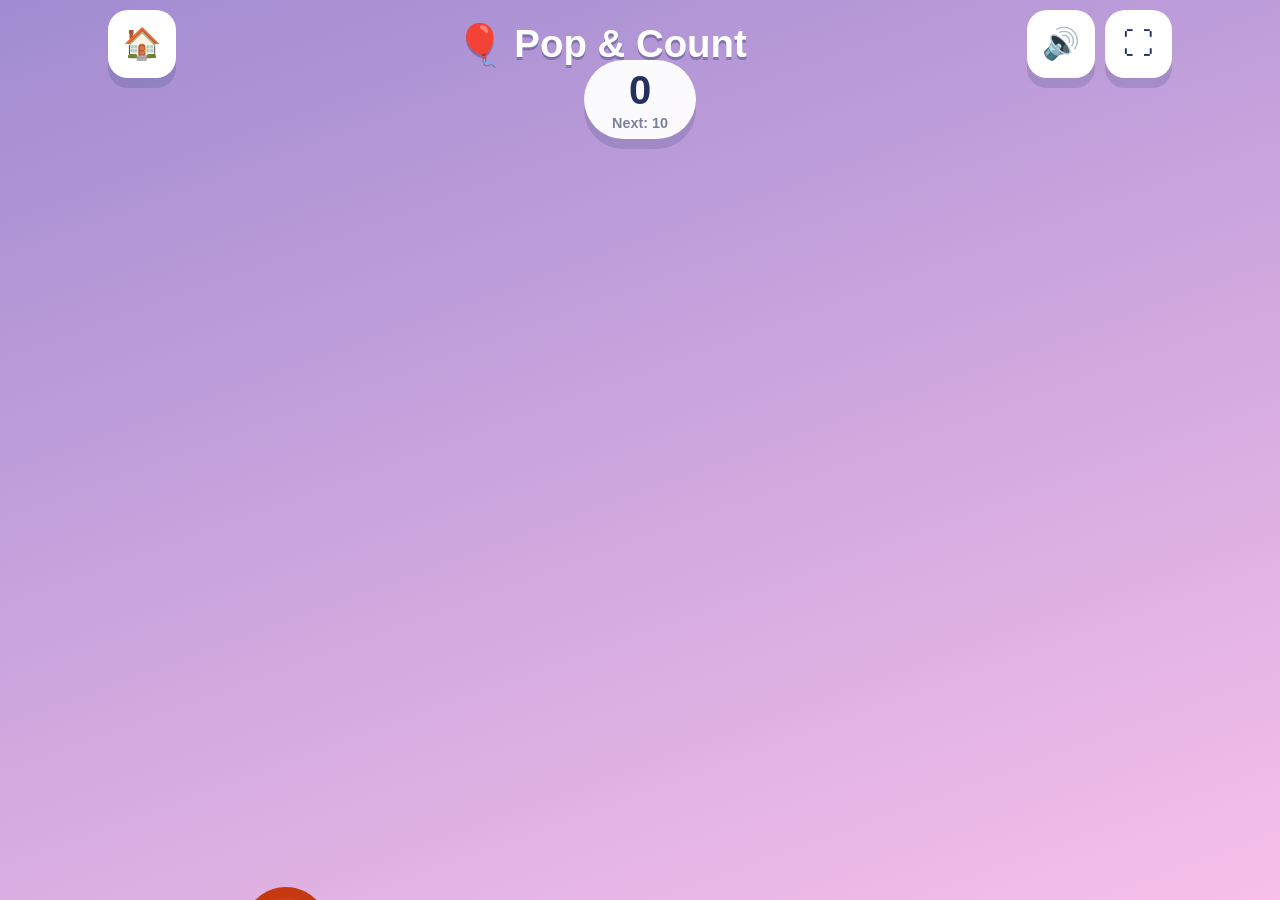
<file: games/pop-count.html>
<!DOCTYPE html>
<html lang="en">
<head>
    <meta charset="UTF-8">
    <meta name="viewport" content="width=device-width, initial-scale=1.0, maximum-scale=1.0, user-scalable=no, viewport-fit=cover">
    <meta name="theme-color" content="#ee9ca7">
    <title>Pop & Count</title>
    <link rel="manifest" href="../manifest.webmanifest">
    <link rel="icon" href="../icons/favicon.png">
    <link rel="apple-touch-icon" href="../icons/favicon.png">
    <link rel="stylesheet" href="../css/shared.css">
    <style>
        .topbar { z-index: 20; }
        main.stage { position: relative; padding: 0; }
        canvas#popCanvas { display: block; width: 100%; height: 100%; touch-action: none; }

        .counter {
            position: fixed;
            top: max(60px, env(safe-area-inset-top) + 60px);
            left: 50%;
            transform: translateX(-50%);
            background: rgba(255,255,255,0.95);
            padding: 8px 28px;
            border-radius: 999px;
            font-weight: 800;
            font-size: clamp(1.5rem, 5vh, 2.5rem);
            color: var(--ink);
            z-index: 10;
            box-shadow: var(--shadow);
            display: flex;
            flex-direction: column;
            align-items: center;
            gap: 2px;
        }

        .counter .label {
            font-size: clamp(0.7rem, 2vh, 0.9rem);
            opacity: 0.6;
            font-weight: 700;
        }

        .surprise-text {
            position: fixed;
            font-size: clamp(5rem, 12vh, 8rem);
            font-weight: 900;
            pointer-events: none;
            z-index: 1000;
            animation: surpriseZoom 1.2s ease-out forwards;
            filter: drop-shadow(0 0 30px rgba(255,255,255,1)) drop-shadow(0 6px 0 rgba(0,0,0,0.4));
        }

        @keyframes surpriseZoom {
            0% { transform: translate(-50%, -50%) scale(0) rotate(-30deg); opacity: 0; }
            25% { transform: translate(-50%, -50%) scale(1.4) rotate(10deg); opacity: 1; }
            70% { transform: translate(-50%, -80%) scale(1.2) rotate(-5deg); opacity: 1; }
            100% { transform: translate(-50%, -200%) scale(0.8) rotate(0deg); opacity: 0; }
        }
    </style>
</head>
<body>
<div class="bubbles" id="bubbles"></div>
<div class="topbar">
    <a class="home-btn" href="../index.html">🏠</a>
    <div class="title">🎈 Pop & Count</div>
    <div style="display:flex;gap:10px;">
        <button class="icon-btn" id="soundBtn">🔊</button>
        <button class="icon-btn" id="fsBtn" aria-label="Fullscreen">⛶</button>
    </div>
</div>
<div class="counter">
    <span id="countDisplay">0</span>
    <span class="label" id="nextMilestone">Next: 10</span>
</div>
<main class="stage">
    <canvas id="popCanvas"></canvas>
</main>
<script src="../js/common.js"></script>
<script src="../js/sound-toggle.js"></script>
<script src="../js/page-init.js"></script>
<script>
const BALLOON_COLORS = [
    { color: "#e4572e", highlight: "#ff7a4a" },
    { color: "#ff9f1c", highlight: "#ffb84d" },
    { color: "#ffc93c", highlight: "#ffe06b" },
    { color: "#8ac926", highlight: "#a8e650" },
    { color: "#17b978", highlight: "#40e0a0" },
    { color: "#209ce7", highlight: "#5abfff" },
    { color: "#4361ee", highlight: "#7a8bff" },
    { color: "#9b5de5", highlight: "#c48dff" },
    { color: "#f15bb5", highlight: "#ff8ad1" }
];

const SURPRISE_LETTERS = "ABCDEFGHIJKLMNOPQRSTUVWXYZ".split("");
const SURPRISE_NUMBERS = "0123456789".split("");
const SURPRISE_EMOJIS = ["🐶","🐱","🦁","🐘","🐮","🐷","🐸","🐻","🐰","🐼","🚗","🚕","✈️","🚁","🚂","⭐","🌈","☀️","🌸","💐","🎈","🍎","🍌","🍉","⚽","🏀"];
const MILESTONES = [10, 25, 50, 100, 150, 200, 300, 500];

const SURPRISE_COLORS = ["#ff6b81", "#4d96ff", "#17b978", "#ff9f1c", "#9b5de5", "#f15bb5"];

const canvas = document.getElementById("popCanvas");
const ctx = canvas.getContext("2d");
let dpr = window.devicePixelRatio || 1;
let count = 0;
let balloons = [];
let animId = null;
let spawnTimer = null;

function resize() {
    const rect = canvas.getBoundingClientRect();
    canvas.width = rect.width * dpr;
    canvas.height = rect.height * dpr;
    ctx.scale(dpr, dpr);
}
window.addEventListener("resize", resize);
resize();

function spawnBalloon() {
    const w = canvas.width / dpr;
    const h = canvas.height / dpr;
    const r = 42 + Math.random() * 18;

    // Determine balloon type
    const rand = Math.random();
    let type = "normal";
    let overlay = null;
    let bc = BALLOON_COLORS[Math.floor(Math.random() * BALLOON_COLORS.length)];

    if (rand < 0.05) {
        type = "star";
        overlay = "⭐";
    } else if (rand < 0.10) {
        type = "heart";
        overlay = "❤️";
    } else if (rand < 0.15) {
        type = "rainbow";
    } else if (rand < 0.20) {
        type = "golden";
        bc = { color: "#ffd700", highlight: "#ffed4e" };
    }

    balloons.push({
        x: r + Math.random() * (w - 2 * r),
        y: h + r + 20,
        r,
        color: bc.color,
        highlight: bc.highlight,
        type,
        overlay,
        vy: -(1.5 + Math.random() * 0.8),
        vx: (Math.random() - 0.5) * 0.6,
        popped: false,
        popAnim: 0,
        wobble: Math.random() * Math.PI * 2,
        wobbleSpeed: 0.015 + Math.random() * 0.015,
        fragments: [] // For pop animation
    });
}

function drawBalloon(b) {
    if (b.popped) {
        drawPop(b);
        return;
    }

    b.wobble += b.wobbleSpeed;
    const wx = Math.sin(b.wobble) * 4;
    const bx = b.x + wx;
    const by = b.y;

    // Rainbow gradient for rainbow type
    if (b.type === "rainbow") {
        const rainbowGrad = ctx.createLinearGradient(bx - b.r, by - b.r, bx + b.r, by + b.r);
        rainbowGrad.addColorStop(0, "#ff6b6b");
        rainbowGrad.addColorStop(0.25, "#ffc93c");
        rainbowGrad.addColorStop(0.5, "#17b978");
        rainbowGrad.addColorStop(0.75, "#4d96ff");
        rainbowGrad.addColorStop(1, "#9b5de5");
        ctx.fillStyle = rainbowGrad;
    } else {
        // Multi-stop gradient for depth
        const grad = ctx.createRadialGradient(bx - b.r * 0.4, by - b.r * 0.4, 0, bx, by, b.r);
        grad.addColorStop(0, lighten(b.color, 50));
        grad.addColorStop(0.3, lighten(b.color, 20));
        grad.addColorStop(0.7, b.color);
        grad.addColorStop(1, darken(b.color, 30));
        ctx.fillStyle = grad;
    }

    // Main balloon body
    ctx.beginPath();
    ctx.ellipse(bx, by, b.r, b.r * 1.2, 0, 0, Math.PI * 2);
    ctx.fill();

    // Large glossy highlight
    const highlight = ctx.createRadialGradient(
        bx - b.r * 0.35, by - b.r * 0.45, 0,
        bx - b.r * 0.3, by - b.r * 0.35, b.r * 0.65
    );
    highlight.addColorStop(0, "rgba(255,255,255,0.8)");
    highlight.addColorStop(0.4, "rgba(255,255,255,0.4)");
    highlight.addColorStop(1, "rgba(255,255,255,0)");
    ctx.fillStyle = highlight;
    ctx.beginPath();
    ctx.ellipse(bx, by, b.r * 0.75, b.r * 0.85, 0, 0, Math.PI * 2);
    ctx.fill();

    // Secondary small reflection
    const reflect = ctx.createRadialGradient(
        bx + b.r * 0.25, by - b.r * 0.15, 0,
        bx + b.r * 0.25, by - b.r * 0.15, b.r * 0.35
    );
    reflect.addColorStop(0, "rgba(255,255,255,0.5)");
    reflect.addColorStop(1, "rgba(255,255,255,0)");
    ctx.fillStyle = reflect;
    ctx.beginPath();
    ctx.arc(bx + b.r * 0.25, by - b.r * 0.15, b.r * 0.35, 0, Math.PI * 2);
    ctx.fill();

    // String with knot
    ctx.beginPath();
    ctx.moveTo(bx, by + b.r * 1.2);
    ctx.quadraticCurveTo(bx + wx * 0.5, by + b.r * 1.5, bx + wx * 0.3, by + b.r * 1.9);
    ctx.strokeStyle = "rgba(0,0,0,0.25)";
    ctx.lineWidth = 2.5;
    ctx.stroke();

    // Knot at bottom
    ctx.beginPath();
    ctx.arc(bx, by + b.r * 1.2, 3, 0, Math.PI * 2);
    ctx.fillStyle = darken(b.color, 40);
    ctx.fill();

    // Overlay emoji for special balloons
    if (b.overlay) {
        ctx.font = `${b.r * 0.8}px Arial`;
        ctx.textAlign = "center";
        ctx.textBaseline = "middle";
        ctx.fillText(b.overlay, bx, by);
    }
}

function drawPop(b) {
    const progress = b.popAnim;

    // Initialize fragments on first frame - create stretchy rubber pieces
    if (b.fragments.length === 0) {
        const numFragments = 6 + Math.floor(Math.random() * 4); // 6-10 larger pieces
        for (let i = 0; i < numFragments; i++) {
            b.fragments.push({
                angle: (i / numFragments) * Math.PI * 2 + (Math.random() - 0.5) * 0.8,
                speed: 2.2 + Math.random() * 1.5,
                rotation: (Math.random() - 0.5) * 12,
                initialRotation: Math.random() * Math.PI * 2,
                size: 0.4 + Math.random() * 0.3,
                stretchX: 0.7 + Math.random() * 0.6,
                stretchY: 0.8 + Math.random() * 0.5,
                curve1: Math.random() - 0.5,
                curve2: Math.random() - 0.5
            });
        }
    }

    const fadeStart = 0.6;

    // Draw stretchy rubber-like fragments
    b.fragments.forEach(frag => {
        const easeProgress = progress < 0.4 ? progress / 0.4 : 1;
        const dist = easeProgress * b.r * 4.2 * frag.speed;
        const px = b.x + Math.cos(frag.angle) * dist;
        const py = b.y + Math.sin(frag.angle) * dist;

        // Size gets smaller as it flies outward
        const sizeProgress = Math.min(1, progress / 0.7);
        const baseSize = b.r * frag.size;
        const currentSize = baseSize * (1 - sizeProgress * 0.6);

        // Fade out in later stage
        const alpha = progress < fadeStart ? 0.75 : (1 - ((progress - fadeStart) / (1 - fadeStart))) * 0.75;

        const rotation = frag.initialRotation + frag.rotation * progress * 2;

        if (currentSize < 2 || alpha < 0.05) return;

        ctx.save();
        ctx.translate(px, py);
        ctx.rotate(rotation);
        ctx.globalAlpha = alpha;

        // Draw stretchy, irregular latex-like piece
        const w = currentSize * frag.stretchX;
        const h = currentSize * frag.stretchY;

        ctx.beginPath();
        ctx.moveTo(w, 0);

        // Top right curve - irregular
        ctx.bezierCurveTo(
            w + w * frag.curve1, h * 0.3,
            w * 0.7, h + h * frag.curve2,
            0, h
        );

        // Bottom left curve - irregular
        ctx.bezierCurveTo(
            -w * 0.3 + w * frag.curve1, h,
            -w, h * 0.7 + h * frag.curve2,
            -w, 0
        );

        // Top left curve - irregular
        ctx.bezierCurveTo(
            -w, -h * 0.5 + h * frag.curve1,
            -w * 0.5, -h + h * frag.curve2,
            0, -h
        );

        // Top right curve back - irregular
        ctx.bezierCurveTo(
            w * 0.5 + w * frag.curve2, -h,
            w, -h * 0.5 + h * frag.curve1,
            w, 0
        );

        ctx.closePath();

        // Fill with gradient for depth
        const fragGrad = ctx.createRadialGradient(-w * 0.3, -h * 0.3, 0, 0, 0, Math.max(w, h));
        fragGrad.addColorStop(0, lighten(b.color, 30));
        fragGrad.addColorStop(0.7, b.color);
        fragGrad.addColorStop(1, darken(b.color, 20));
        ctx.fillStyle = fragGrad;
        ctx.fill();

        // Add slight edge darkening for latex effect
        ctx.strokeStyle = darken(b.color, 40);
        ctx.lineWidth = 1.5;
        ctx.globalAlpha = alpha * 0.4;
        ctx.stroke();

        ctx.restore();
    });

    // Bright flash only at the very start
    if (progress < 0.15) {
        const flashProgress = progress / 0.15;
        const flashR = (1 - flashProgress) * b.r * 2.5;
        const flashAlpha = (1 - flashProgress) * 0.95;

        const fgrad = ctx.createRadialGradient(b.x, b.y, 0, b.x, b.y, flashR);
        fgrad.addColorStop(0, `rgba(255,255,255,${flashAlpha})`);
        fgrad.addColorStop(0.5, `rgba(255,255,255,${flashAlpha * 0.4})`);
        fgrad.addColorStop(1, "rgba(255,255,255,0)");
        ctx.fillStyle = fgrad;
        ctx.beginPath();
        ctx.arc(b.x, b.y, flashR, 0, Math.PI * 2);
        ctx.fill();
    }
}

function lighten(c, amt) {
    const n = parseInt(c.slice(1), 16);
    const r = Math.min(255, (n >> 16) + amt);
    const g = Math.min(255, ((n >> 8) & 255) + amt);
    const b = Math.min(255, (n & 255) + amt);
    return "#" + ((1 << 24) | (r << 16) | (g << 8) | b).toString(16).slice(1);
}

function darken(c, amt) {
    const n = parseInt(c.slice(1), 16);
    const r = Math.max(0, (n >> 16) - amt);
    const g = Math.max(0, ((n >> 8) & 255) - amt);
    const b = Math.max(0, (n & 255) - amt);
    return "#" + ((1 << 24) | (r << 16) | (g << 8) | b).toString(16).slice(1);
}

function animate() {
    const w = canvas.width / dpr;
    const h = canvas.height / dpr;
    ctx.clearRect(0, 0, canvas.width, canvas.height);

    balloons = balloons.filter(b => {
        if (b.popped) {
            b.popAnim += 0.22;
            drawPop(b);
            return b.popAnim < 1;
        }
        b.y += b.vy;
        b.x += b.vx;
        if (b.x < b.r) { b.x = b.r; b.vx *= -1; }
        if (b.x > w - b.r) { b.x = w - b.r; b.vx *= -1; }
        drawBalloon(b);
        return b.y > -b.r - 50;
    });

    animId = requestAnimationFrame(animate);
}

function getCanvasPos(e) {
    const rect = canvas.getBoundingClientRect();
    return {
        x: (e.clientX || e.touches?.[0]?.clientX || 0) - rect.left,
        y: (e.clientY || e.touches?.[0]?.clientY || 0) - rect.top
    };
}

canvas.addEventListener("pointerdown", e => {
    e.preventDefault(); // Prevent default touch behavior
    handlePop(e);
});

// Enable multi-touch - handle all touches simultaneously
canvas.addEventListener("pointermove", e => {
    if (e.pointerType === "touch" && e.buttons > 0) {
        handlePop(e);
    }
});

function handlePop(e) {
    const p = getCanvasPos(e);
    balloons.forEach(b => {
        if (!b.popped) {
            const dx = p.x - b.x;
            const dy = p.y - b.y;
            if (dx * dx + dy * dy <= b.r * b.r * 1.2 * 1.2) {
                popBalloon(b, p.x, p.y);
            }
        }
    });
}

function popBalloon(b, screenX, screenY) {
    if (b.popped) return;

    b.popped = true;
    b.popAnim = 0;
    count++;
    updateCount();

    playPopSound();

    // Extra effects for special balloons
    if (b.type === "star" || b.type === "golden") {
        confetti(1000);
        TotAudio.pick();
    } else if (b.type === "heart") {
        confetti(800);
    }

    // 30% chance of surprise element
    if (Math.random() < 0.3) {
        showSurprise(screenX, screenY);
    }

    // Check milestones
    if (MILESTONES.includes(count)) {
        celebrate();
    }
}

function showSurprise(x, y) {
    const type = Math.floor(Math.random() * 3);
    let content;

    if (type === 0) {
        content = SURPRISE_LETTERS[Math.floor(Math.random() * SURPRISE_LETTERS.length)];
    } else if (type === 1) {
        content = SURPRISE_NUMBERS[Math.floor(Math.random() * SURPRISE_NUMBERS.length)];
    } else {
        content = SURPRISE_EMOJIS[Math.floor(Math.random() * SURPRISE_EMOJIS.length)];
    }

    const surprise = document.createElement("div");
    surprise.className = "surprise-text";
    surprise.textContent = content;
    surprise.style.color = SURPRISE_COLORS[Math.floor(Math.random() * SURPRISE_COLORS.length)];
    surprise.style.left = x + "px";
    surprise.style.top = y + "px";
    document.body.appendChild(surprise);

    TotAudio.match();
    setTimeout(() => surprise.remove(), 1000);
}

function celebrate() {
    TotAudio.win();
    confetti(2500);
    bigMessage("Amazing! 🎉");

    stopSpawning();
    setTimeout(startSpawning, 2500);
}

function updateCount() {
    document.getElementById("countDisplay").textContent = count;

    // Show next milestone
    const nextMilestone = MILESTONES.find(m => m > count);
    if (nextMilestone) {
        document.getElementById("nextMilestone").textContent = `Next: ${nextMilestone}`;
    } else {
        document.getElementById("nextMilestone").textContent = "🌟 Champion!";
    }
}

function playPopSound() {
    if (TotAudio.isMuted()) return;
    const audioCtx = TotAudio.unlock();
    if (!audioCtx) return;

    const o = audioCtx.createOscillator();
    const g = audioCtx.createGain();

    o.type = "triangle";
    const pitch = 1200 + Math.random() * 250;
    o.frequency.setValueAtTime(pitch, audioCtx.currentTime);
    o.frequency.exponentialRampToValueAtTime(200, audioCtx.currentTime + 0.08);

    g.gain.setValueAtTime(0.15, audioCtx.currentTime);
    g.gain.exponentialRampToValueAtTime(0.001, audioCtx.currentTime + 0.08);

    o.connect(g).connect(audioCtx.destination);

    // Brief noise puff
    const noise = audioCtx.createBufferSource();
    const bufferSize = audioCtx.sampleRate * 0.05;
    const buffer = audioCtx.createBuffer(1, bufferSize, audioCtx.sampleRate);
    const data = buffer.getChannelData(0);
    for (let i = 0; i < bufferSize; i++) data[i] = (Math.random() * 2 - 1) * (1 - i / bufferSize);
    noise.buffer = buffer;

    const noiseGain = audioCtx.createGain();
    noise.connect(noiseGain).connect(audioCtx.destination);
    noiseGain.gain.setValueAtTime(0.08, audioCtx.currentTime);
    noiseGain.gain.exponentialRampToValueAtTime(0.001, audioCtx.currentTime + 0.05);

    o.start();
    o.stop(audioCtx.currentTime + 0.1);
    noise.start();
    noise.stop(audioCtx.currentTime + 0.05);
}

function startSpawning() {
    spawnTimer = setInterval(spawnBalloon, 850);
}

function stopSpawning() {
    clearInterval(spawnTimer);
}

animate();
startSpawning();

window.addEventListener("beforeunload", () => {
    stopSpawning();
    cancelAnimationFrame(animId);
});
</script>
</body>
</html>
</file>
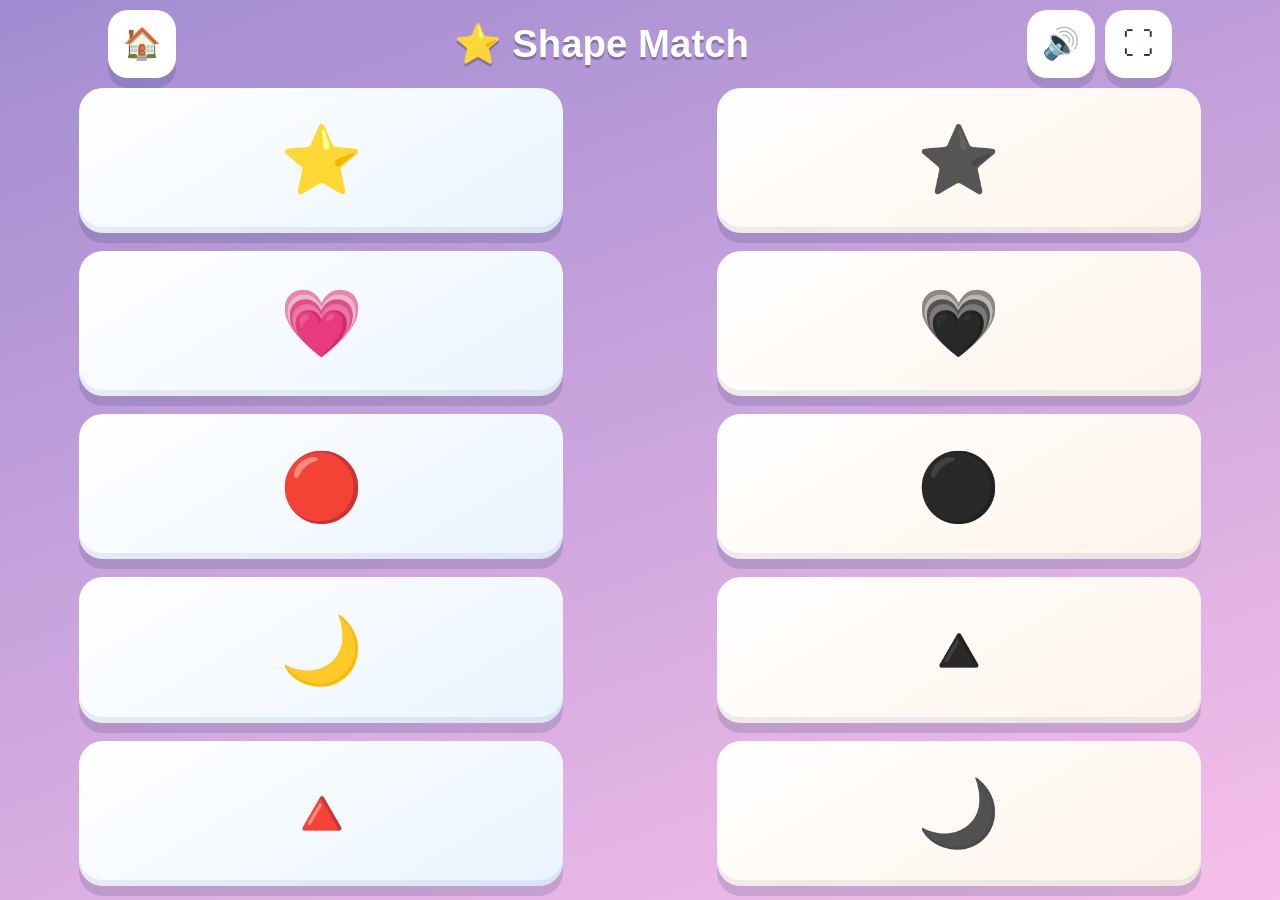
<file: games/shape-match.html>
<!DOCTYPE html>
<html lang="en">
<head>
    <meta charset="UTF-8">
    <meta name="viewport" content="width=device-width, initial-scale=1.0, maximum-scale=1.0, user-scalable=no, viewport-fit=cover">
    <meta name="theme-color" content="#a18cd1">
    <title>Shape Match</title>
    <link rel="stylesheet" href="../css/shared.css">
</head>
<body>
<div class="bubbles" id="bubbles"></div>

<div class="topbar">
    <a class="home-btn" href="../index.html">🏠</a>
    <div class="title">⭐ Shape Match</div>
    <div style="display:flex;gap:10px;">
        <button class="icon-btn" id="soundBtn">🔊</button>
        <button class="icon-btn" id="fsBtn" aria-label="Fullscreen">⛶</button>
    </div>
</div>

<main class="stage">
    <div class="match-board" id="board" style="--pairs:5">
        <div class="col col-left"></div>
        <div class="col col-right"></div>
    </div>
</main>

<svg id="lines"></svg>
<script src="../js/common.js"></script>
<script>
    createMatchGame({
        pool: [
            { id: "circle", emoji: "🔴", label: "Circle" },
            { id: "square", emoji: "🟦", label: "Square" },
            { id: "triangle", emoji: "🔺", label: "Triangle" },
            { id: "star", emoji: "⭐", label: "Star" },
            { id: "heart", emoji: "💗", label: "Heart" },
            { id: "moon", emoji: "🌙", label: "Moon" }
        ],
        pairsPerRound: 5,
        praise: ["Fantastic!", "You rock!", "Woohoo!", "Clever kid!"],
        render: (item, side) => side === "right"
            ? `<span style="filter:grayscale(1) brightness(0.4)">${item.emoji}</span>`
            : item.emoji
    });
</script>
<script src="../js/sound-toggle.js"></script>
<script src="../js/page-init.js"></script>
</body>
</html>
</file>
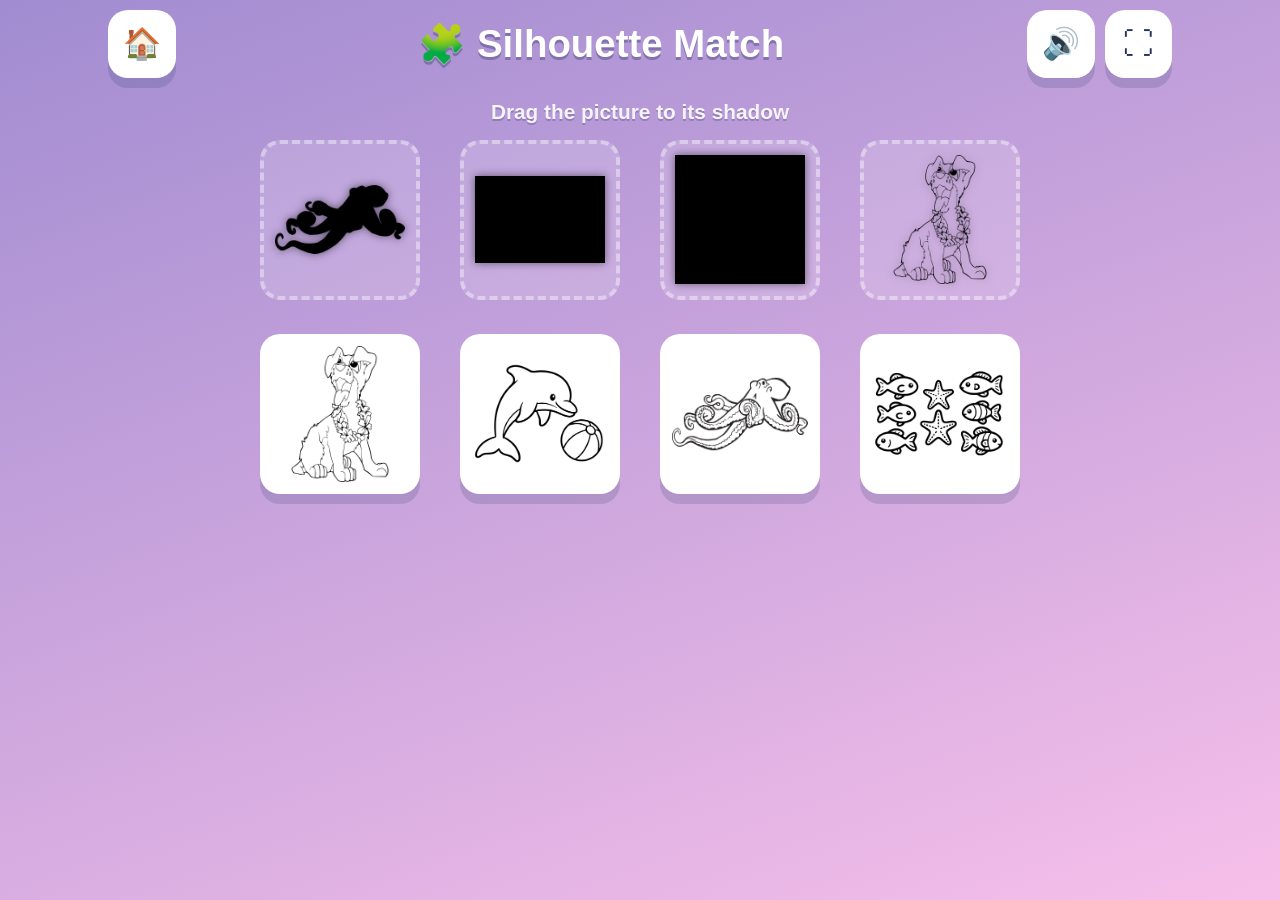
<file: games/silhouette-match.html>
<!DOCTYPE html>
<html lang="en">
<head>
    <meta charset="UTF-8">
    <meta name="viewport" content="width=device-width, initial-scale=1.0, maximum-scale=1.0, user-scalable=no, viewport-fit=cover">
    <meta name="theme-color" content="#fbc2eb">
    <title>Silhouette Match</title>
    <link rel="manifest" href="../manifest.webmanifest">
    <link rel="icon" href="../icons/favicon.png">
    <link rel="apple-touch-icon" href="../icons/favicon.png">
    <link rel="stylesheet" href="../css/shared.css">
    <style>
        .topbar { z-index: 20; }
        main.stage { padding: clamp(10px, 2vh, 20px); gap: clamp(10px, 2vh, 16px); }
        .silhouette-row { display: flex; justify-content: center; gap: clamp(16px, 4vw, 40px); flex-wrap: wrap; }
        .silhouette-slot {
            position: relative;
            width: clamp(110px, 20vw, 160px);
            height: clamp(110px, 20vw, 160px);
            border-radius: 20px;
            background: rgba(255,255,255,0.15);
            border: 4px dashed rgba(255,255,255,0.4);
            display: flex;
            align-items: center;
            justify-content: center;
            transition: background 0.2s, border-color 0.2s, transform 0.1s;
        }
        .silhouette-slot.correct {
            background: rgba(23,185,120,0.3);
            border-color: #17b978;
            border-style: solid;
        }
        .silhouette-slot img {
            width: 85%;
            height: 85%;
            object-fit: contain;
            /* Create silhouette effect from colored image */
            filter: brightness(0) drop-shadow(0 0 4px rgba(0,0,0,0.5));
        }
        .silhouette-slot.correct img {
            filter: none;
        }
        .pieces-row { display: flex; justify-content: center; gap: clamp(16px, 4vw, 40px); flex-wrap: wrap; margin-top: clamp(10px, 2vh, 20px); }
        .piece {
            position: relative;
            width: clamp(110px, 20vw, 160px);
            height: clamp(110px, 20vw, 160px);
            border-radius: 20px;
            background: var(--card);
            box-shadow: var(--shadow);
            display: flex;
            align-items: center;
            justify-content: center;
            cursor: grab;
            touch-action: none;
            transition: transform 0.2s, box-shadow 0.2s;
            z-index: 10;
        }
        .piece:active { cursor: grabbing; }
        .piece.dragging {
            transform: scale(1.1);
            box-shadow: 0 16px 32px rgba(36,49,94,0.3);
            z-index: 1000;
            opacity: 0.95;
        }
        .piece img { width: 85%; height: 85%; object-fit: contain; pointer-events: none; user-select: none; }
        .piece.placed { cursor: default; pointer-events: none; }
        .hint-text { text-align: center; font-size: clamp(1rem, 3vh, 1.3rem); font-weight: 700; color: rgba(255,255,255,0.9); text-shadow: 0 2px 0 rgba(36,49,94,0.25); }
    </style>
</head>
<body>
<div class="bubbles" id="bubbles"></div>
<div class="topbar">
    <a class="home-btn" href="../index.html">🏠</a>
    <div class="title">🧩 Silhouette Match</div>
    <div style="display:flex;gap:10px;">
        <button class="icon-btn" id="soundBtn">🔊</button>
        <button class="icon-btn" id="fsBtn" aria-label="Fullscreen">⛶</button>
    </div>
</div>
<main class="stage">
    <p class="hint-text">Drag the picture to its shadow</p>
    <div class="silhouette-row" id="silhouettes"></div>
    <div class="pieces-row" id="pieces"></div>
</main>
<script src="../js/common.js"></script>
<script src="../js/sound-toggle.js"></script>
<script src="../js/page-init.js"></script>
<script>
// Each item: colored image used for both piece (full color) and slot (silhouette via CSS filter)
// Only using the original colored photos that came with the silhouettes folder
const SILHOUETTE_ITEMS = [
    { name: "Aircraft",      src: "../img/silhouettes/aircraft.png" },
    { name: "Bird",          src: "../img/silhouettes/bird.png" },
    { name: "Dog",           src: "../img/silhouettes/dog.png" },
    { name: "Dolphin",       src: "../img/silhouettes/dolphin.png" },
    { name: "Elephant",      src: "../img/silhouettes/elephant.png" },
    { name: "Fish",          src: "../img/silhouettes/fish.png" },
    { name: "Octopus",       src: "../img/silhouettes/octopus.png" },
    { name: "Seahorse",      src: "../img/silhouettes/seahorse.png" },
    { name: "Sealife",       src: "../img/silhouettes/sealife.png" },
    { name: "Starfish",      src: "../img/silhouettes/starfish.png" }
];

let currentSet = [];
let draggedPiece = null;
let dragData = null;
let piecesContainer = null;
let silhouettesContainer = null;

function shuffle(arr) {
    for (let i = arr.length - 1; i > 0; i--) {
        const j = Math.floor(Math.random() * (i + 1));
        [arr[i], arr[j]] = [arr[j], arr[i]];
    }
    return arr;
}

function newRound() {
    silhouettesContainer = document.getElementById("silhouettes");
    piecesContainer = document.getElementById("pieces");
    silhouettesContainer.innerHTML = "";
    piecesContainer.innerHTML = "";

    currentSet = shuffle([...SILHOUETTE_ITEMS]).slice(0, 4);

    // Create silhouette slots (CSS filter turns colored image into black silhouette)
    currentSet.forEach((item, i) => {
        const slot = document.createElement("div");
        slot.className = "silhouette-slot";
        slot.dataset.name = item.name;
        slot.dataset.index = i;
        const img = document.createElement("img");
        img.src = item.src;
        img.alt = item.name;
        img.loading = "";
        slot.appendChild(img);
        silhouettesContainer.appendChild(slot);
    });

    // Create draggable pieces — full-color images (shuffled)
    const shuffledPieces = shuffle([...currentSet]);
    shuffledPieces.forEach((item, i) => {
        const piece = document.createElement("div");
        piece.className = "piece";
        piece.dataset.name = item.name;
        piece.dataset.index = i;
        const img = document.createElement("img");
        img.src = item.src;
        img.alt = item.name;
        img.loading = "";
        piece.appendChild(img);

        // Touch and mouse events
        piece.addEventListener("pointerdown", onDragStart);
        piecesContainer.appendChild(piece);
    });
}

function onDragStart(e) {
    const piece = e.currentTarget;
    if (piece.classList.contains("placed")) return;

    // Prevent default to avoid text selection, scrolling, etc.
    e.preventDefault();

    draggedPiece = piece;
    piece.classList.add("dragging");

    // Get initial position relative to viewport
    const rect = piece.getBoundingClientRect();
    const clientX = e.clientX || e.touches?.[0]?.clientX;
    const clientY = e.clientY || e.touches?.[0]?.clientY;

    dragData = {
        offsetX: clientX - rect.left,
        offsetY: clientY - rect.top,
        startX: rect.left,
        startY: rect.top,
        width: rect.width,
        height: rect.height,
        parent: piece.parentElement,
        nextSibling: piece.nextElementSibling
    };

    // Move to body with fixed positioning for smooth dragging
    piece.style.position = "fixed";
    piece.style.left = (dragData.startX - dragData.offsetX) + "px";
    piece.style.top = (dragData.startY - dragData.offsetY) + "px";
    piece.style.width = dragData.width + "px";
    piece.style.height = dragData.height + "px";
    piece.style.margin = "0";
    piece.style.zIndex = "1000";
    piece.style.transition = "none";
    document.body.appendChild(piece);

    // Set pointer capture to keep receiving events
    try { piece.setPointerCapture(e.pointerId); } catch {}

    TotAudio.pick();

    // Add move/up listeners on document for better tracking
    document.addEventListener("pointermove", onDragMove);
    document.addEventListener("pointerup", onDragEnd);
    document.addEventListener("pointercancel", onDragEnd);
}

function onDragMove(e) {
    if (!draggedPiece || !dragData) return;
    e.preventDefault();

    const clientX = e.clientX || e.touches?.[0]?.clientX;
    const clientY = e.clientY || e.touches?.[0]?.clientY;

    draggedPiece.style.left = (clientX - dragData.offsetX) + "px";
    draggedPiece.style.top = (clientY - dragData.offsetY) + "px";
}

function onDragEnd(e) {
    if (!draggedPiece || !dragData) return;
    e.preventDefault();

    // Remove document listeners
    document.removeEventListener("pointermove", onDragMove);
    document.removeEventListener("pointerup", onDragEnd);
    document.removeEventListener("pointercancel", onDragEnd);

    // Release pointer capture
    try { draggedPiece.releasePointerCapture(e.pointerId); } catch {}

    const pieceName = draggedPiece.dataset.name;
    const slots = document.querySelectorAll(".silhouette-slot");
    let matched = false;

    // Get center point of dragged piece
    const rect = draggedPiece.getBoundingClientRect();
    const cx = rect.left + rect.width / 2;
    const cy = rect.top + rect.height / 2;

    slots.forEach(slot => {
        if (matched) return;
        if (slot.dataset.name === pieceName && !slot.classList.contains("correct")) {
            const slotRect = slot.getBoundingClientRect();
            // Check if center of piece is within slot bounds (with some margin)
            const margin = 20;
            if (cx >= slotRect.left - margin && cx <= slotRect.right + margin &&
                cy >= slotRect.top - margin && cy <= slotRect.bottom + margin) {
                matched = true;
                snapToSlot(draggedPiece, slot);
            }
        }
    });

    if (!matched) {
        returnToStart(draggedPiece);
    }

    draggedPiece = null;
    dragData = null;
}

function snapToSlot(piece, slot) {
    piece.classList.remove("dragging");
    piece.classList.add("placed");

    // Reset inline styles
    piece.style.position = "";
    piece.style.left = "";
    piece.style.top = "";
    piece.style.width = "";
    piece.style.height = "";
    piece.style.margin = "";
    piece.style.zIndex = "";
    piece.style.transition = "";

    // Move piece into slot
    slot.appendChild(piece);
    slot.classList.add("correct");

    // Remove shadow on matched silhouette
    const slotImg = slot.querySelector("img");
    if (slotImg) {
        slotImg.style.filter = "none";
    }

    TotAudio.match();
    confetti(1500);
    checkRoundComplete();
}

function returnToStart(piece) {
    piece.classList.remove("dragging");

    // Reset inline styles with animation
    piece.style.position = "";
    piece.style.left = "";
    piece.style.top = "";
    piece.style.width = "";
    piece.style.height = "";
    piece.style.margin = "";
    piece.style.zIndex = "";
    piece.style.transition = "transform 0.3s ease";
    piece.style.transform = "scale(1)";

    // Return to pieces container
    if (piecesContainer) {
        piecesContainer.appendChild(piece);
    }

    // Clean up transition
    setTimeout(() => {
        piece.style.transition = "";
    }, 300);

    TotAudio.wrong();
}

function checkRoundComplete() {
    const correctSlots = document.querySelectorAll(".silhouette-slot.correct");
    if (correctSlots.length === 4) {
        setTimeout(() => {
            TotAudio.win();
            confetti(2000);
            setTimeout(newRound, 1500);
        }, 500);
    }
}

// Start the game
newRound();
</script>
</body>
</html>
</file>
<file: css/shared.css>
* {
    margin: 0;
    padding: 0;
    box-sizing: border-box;
    -webkit-tap-highlight-color: transparent;
}

:root {
    --ink: #24315e;
    --card: #ffffff;
    --sun: #ffc93c;
    --red: #ff6b6b;
    --blue: #4d96ff;
    --green: #38d996;
    --purple: #9b5de5;
    --pink: #f15bb5;
    --shadow: 0 10px 0 rgba(36, 49, 94, 0.16);
}

html, body {
    height: 100%;
    overflow: hidden;
    overscroll-behavior: none;
    touch-action: manipulation;
}

body {
    font-family: "Comic Sans MS", "Chalkboard SE", "Segoe UI Rounded", sans-serif;
    color: var(--ink);
    background: linear-gradient(160deg, #a18cd1 0%, #fbc2eb 35%, #8ec5fc 70%, #fcd1d1 100%);
    background-size: 300% 300%;
    animation: bgshift 20s ease infinite;
    display: flex;
    flex-direction: column;
    align-items: center;
    width: 100%;
    user-select: none;
    -webkit-user-select: none;
    position: fixed;
    inset: 0;
}

@keyframes bgshift {
    0% { background-position: 0% 50%; }
    50% { background-position: 100% 50%; }
    100% { background-position: 0% 50%; }
}

.bubbles {
    position: fixed;
    inset: 0;
    z-index: 0;
    pointer-events: none;
    overflow: hidden;
}

.bubbles span {
    position: absolute;
    bottom: -12vh;
    border-radius: 50%;
    opacity: 0.35;
    animation: floaty linear infinite;
}

@keyframes floaty {
    to { transform: translateY(-120vh) rotate(340deg); }
}

.topbar {
    width: 100%;
    max-width: 1100px;
    display: flex;
    align-items: center;
    justify-content: space-between;
    gap: 12px;
    padding: max(10px, env(safe-area-inset-top)) 18px 4px;
    z-index: 10;
}

.home-btn, .icon-btn {
    width: clamp(48px, 7.5vh, 68px);
    height: clamp(48px, 7.5vh, 68px);
    border-radius: 20px;
    border: none;
    background: var(--card);
    box-shadow: var(--shadow);
    font-size: clamp(22px, 3.4vh, 32px);
    display: grid;
    place-items: center;
    cursor: pointer;
    text-decoration: none;
    color: var(--ink);
    transition: transform 0.1s;
}

.home-btn:active, .icon-btn:active {
    transform: translateY(5px);
    box-shadow: 0 2px 0 rgba(36, 49, 94, 0.16);
}

.title {
    font-size: clamp(1.4rem, 4.6vh, 2.4rem);
    font-weight: 800;
    color: #fff;
    text-shadow: 0 3px 0 rgba(36, 49, 94, 0.35);
}

.stage {
    width: min(96vw, 1150px);
    flex: 1;
    min-height: 0;
    display: flex;
    flex-direction: column;
    align-items: center;
    padding: 6px 14px calc(14px + env(safe-area-inset-bottom));
    gap: clamp(8px, 1.6vh, 18px);
    z-index: 5;
}

.match-board {
    flex: 1;
    width: 100%;
    min-height: 0;
    display: flex;
    justify-content: space-between;
    gap: clamp(30px, 12vw, 220px);
}

.col {
    flex: 1;
    display: grid;
    grid-template-rows: repeat(var(--pairs, 5), 1fr);
    gap: clamp(10px, 2vh, 20px);
    justify-items: center;
    min-height: 0;
}

.cell {
    width: min(100%, clamp(343px, 59.3vh, 577px));
    min-height: 0;
    border-radius: 24px;
    border: none;
    box-shadow: var(--shadow), inset 0 -6px 0 rgba(36, 49, 94, 0.08);
    display: grid;
    place-items: center;
    font-size: clamp(2rem, 7.4vh, 4.2rem);
    font-weight: 800;
    cursor: pointer;
    transition: transform 0.12s, filter 0.2s, background 0.25s;
    background: var(--card);
    touch-action: none;
}

.col-left .cell { background: linear-gradient(150deg, #ffffff, #eaf4ff); }
.col-right .cell { background: linear-gradient(150deg, #ffffff, #fff4ea); }

.cell.selected {
    transform: scale(1.05);
    outline: 6px solid var(--blue);
    outline-offset: -6px;
}

.cell.matched {
    background: linear-gradient(150deg, #6ef3c1, #17b978) !important;
    color: #fff;
    animation: pop 0.35s ease;
    pointer-events: none;
    box-shadow: 0 10px 0 rgba(23, 185, 120, 0.35);
}

.cell.wrong { animation: shake 0.4s ease; outline: 6px solid var(--red); outline-offset: -6px; }

@keyframes pop {
    0% { transform: scale(1); }
    50% { transform: scale(1.22); }
    100% { transform: scale(1); }
}

@keyframes shake {
    0%, 100% { transform: translateX(0); }
    25% { transform: translateX(-12px); }
    75% { transform: translateX(12px); }
}

.dots {
    display: grid;
    gap: 12%;
    justify-content: center;
    align-content: center;
}

.dots span {
    width: clamp(14px, 2.6vh, 26px);
    height: clamp(14px, 2.6vh, 26px);
    border-radius: 50%;
    box-shadow: inset 0 -3px 0 rgba(0, 0, 0, 0.2);
    display: block;
}

#lines {
    position: fixed;
    inset: 0;
    width: 100vw;
    height: 100vh;
    pointer-events: none;
    z-index: 6;
}

.drag-line {
    stroke: var(--blue);
    stroke-width: 10;
    stroke-dasharray: 4 14;
    stroke-linecap: round;
}

.match-line {
    stroke: var(--green);
    stroke-width: 12;
    stroke-linecap: round;
    filter: drop-shadow(0 3px 0 rgba(23, 185, 120, 0.3));
}

#confetti {
    position: fixed;
    inset: 0;
    pointer-events: none;
    z-index: 50;
}

.big-msg {
    position: fixed;
    inset: 0;
    display: grid;
    place-items: center;
    z-index: 40;
    pointer-events: none;
}

.big-msg .txt {
    font-size: clamp(2.6rem, 12vh, 5.2rem);
    font-weight: 800;
    color: #fff;
    text-shadow: 0 5px 0 var(--green), 0 10px 24px rgba(0, 0, 0, 0.25);
    animation: zoomFade 1s ease forwards;
}

@keyframes zoomFade {
    0% { transform: scale(0.3); opacity: 0; }
    30% { transform: scale(1.15); opacity: 1; }
    80% { opacity: 1; }
    100% { transform: scale(1); opacity: 0; }
}
</file>
